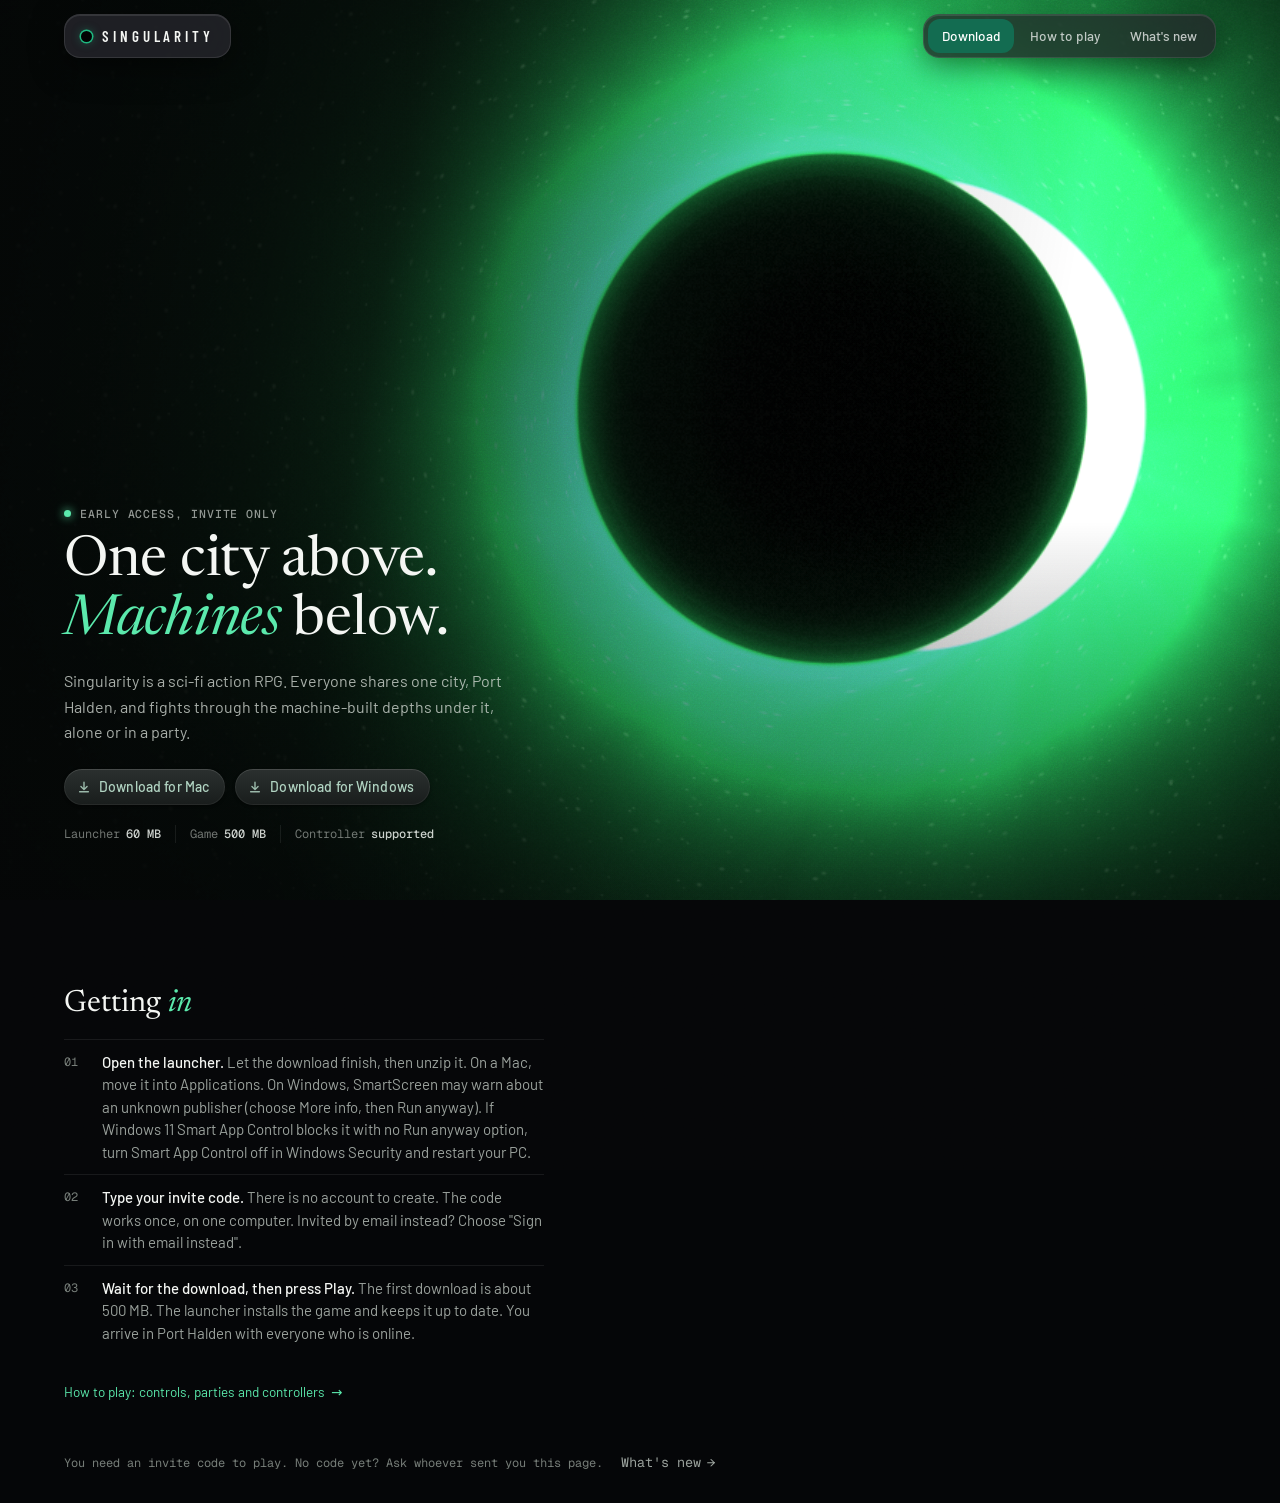
<file: index.html>
<!doctype html>
<html lang="en">
<head>
<meta charset="utf-8">
<meta name="viewport" content="width=device-width, initial-scale=1">
<title>Singularity</title>
<meta name="description" content="Download the Singularity launcher for Mac or Windows. Early access, invite only.">
<meta name="robots" content="noindex">
<meta name="theme-color" content="#030406">
<link rel="preload" href="fonts/BarlowCondensed-SemiBold.ttf" as="font" type="font/ttf" crossorigin>
<link rel="preconnect" href="https://fonts.googleapis.com">
<link rel="preconnect" href="https://fonts.gstatic.com" crossorigin>
<link href="https://fonts.googleapis.com/css2?family=Newsreader:ital,opsz,wght@0,6..72,400;1,6..72,400&family=Geist+Mono:wght@400;500&display=swap" rel="stylesheet">
<link rel="stylesheet" href="site.css">
</head>
<body>
<canvas class="eclipse" data-state="ready" aria-hidden="true"></canvas>
<div class="veil" aria-hidden="true"></div>
<div class="grain" aria-hidden="true"></div>
<header class="top">
  <a class="brand" href="./"><i></i><span>Singularity</span></a>
  <nav aria-label="Pages"><a class="quiet" href="./" aria-current="page">Download</a><a class="quiet" href="play.html">How to play</a><a class="quiet" href="changes.html">What's new</a></nav>
</header>
<main>
  <section class="hero">
    <div class="copy">
      <p class="eyebrow rise"><i></i>Early access, invite only</p>
      <h1 class="rise">One city above.<br><em>Machines</em> below.</h1>
      <p class="lead rise">Singularity is a sci-fi action RPG. Everyone shares one city, Port Halden, and fights through the machine-built depths under it, alone or in a party.</p>
      <div class="actions rise">
        <a class="gm" id="mac" href="https://github.com/avlnz/singularity-releases/releases/latest/download/Singularity-Launcher-macos.zip"><svg viewBox="0 0 16 16" fill="none" stroke="currentColor" stroke-width="1.6" stroke-linecap="round" stroke-linejoin="round" aria-hidden="true"><path d="M8 2.5v8M4.5 7.5 8 11l3.5-3.5M3 13.5h10"/></svg>Download for Mac</a>
        <a class="gm" id="win" href="https://github.com/avlnz/singularity-releases/releases/latest/download/Singularity-Launcher-windows.zip"><svg viewBox="0 0 16 16" fill="none" stroke="currentColor" stroke-width="1.6" stroke-linecap="round" stroke-linejoin="round" aria-hidden="true"><path d="M8 2.5v8M4.5 7.5 8 11l3.5-3.5M3 13.5h10"/></svg>Download for Windows</a>
      </div>
      <ul class="facts rise">
        <li>Launcher<b>60 MB</b></li>
        <li>Game<b>500 MB</b></li>
        <li>Controller<b>supported</b></li>
      </ul>
    </div>
  </section>
  <section class="below" aria-labelledby="in">
    <div class="inner">
      <h2 id="in">Getting <em>in</em></h2>
      <ol class="steps">
        <li><span><b>Open the launcher.</b> Let the download finish, then unzip it. On a Mac, move it into Applications. On Windows, SmartScreen may warn about an unknown publisher (choose More info, then Run anyway). If Windows 11 Smart App Control blocks it with no Run anyway option, turn Smart App Control off in Windows Security and restart your PC.</span></li>
        <li><span><b>Type your invite code.</b> There is no account to create. The code works once, on one computer. Invited by email instead? Choose "Sign in with email instead".</span></li>
        <li><span><b>Wait for the download, then press Play.</b> The first download is about 500 MB. The launcher installs the game and keeps it up to date. You arrive in Port Halden with everyone who is online.</span></li>
      </ol>
      <p class="more"><a class="quiet" href="play.html">How to play: controls, parties and controllers <span aria-hidden="true">&rarr;</span></a></p>
    </div>
  </section>
</main>
<footer>You need an invite code to play. No code yet? Ask whoever sent you this page. <a class="quiet" href="changes.html">What's new <span aria-hidden="true">&rarr;</span></a></footer>
<script src="eclipse.js"></script>
<script>
  // Put the download for this computer first.
  var ua = navigator.userAgent || "";
  var mine = /Windows/i.test(ua) ? "win" : (/Macintosh|Mac OS X/i.test(ua) ? "mac" : "");
  if (mine) document.getElementById(mine).classList.add("yours");
</script>
</body>
</html>
</file>
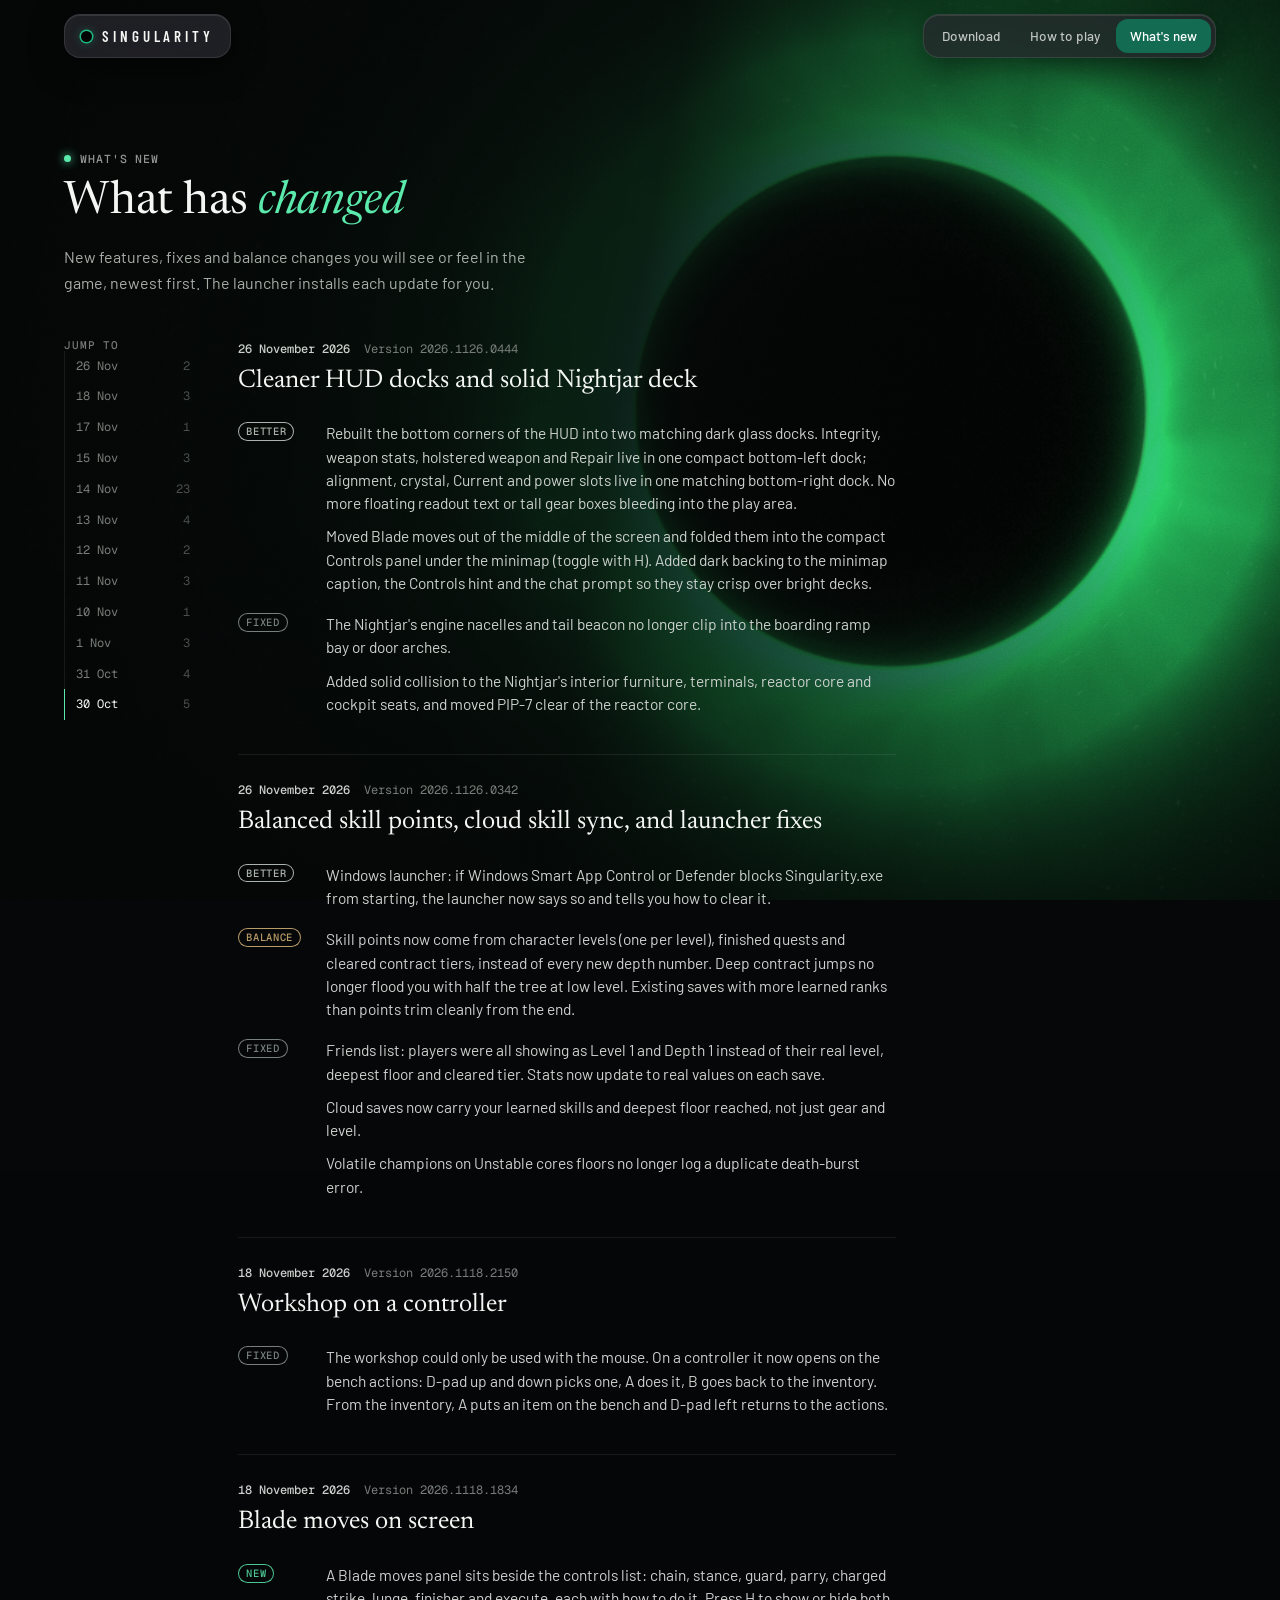
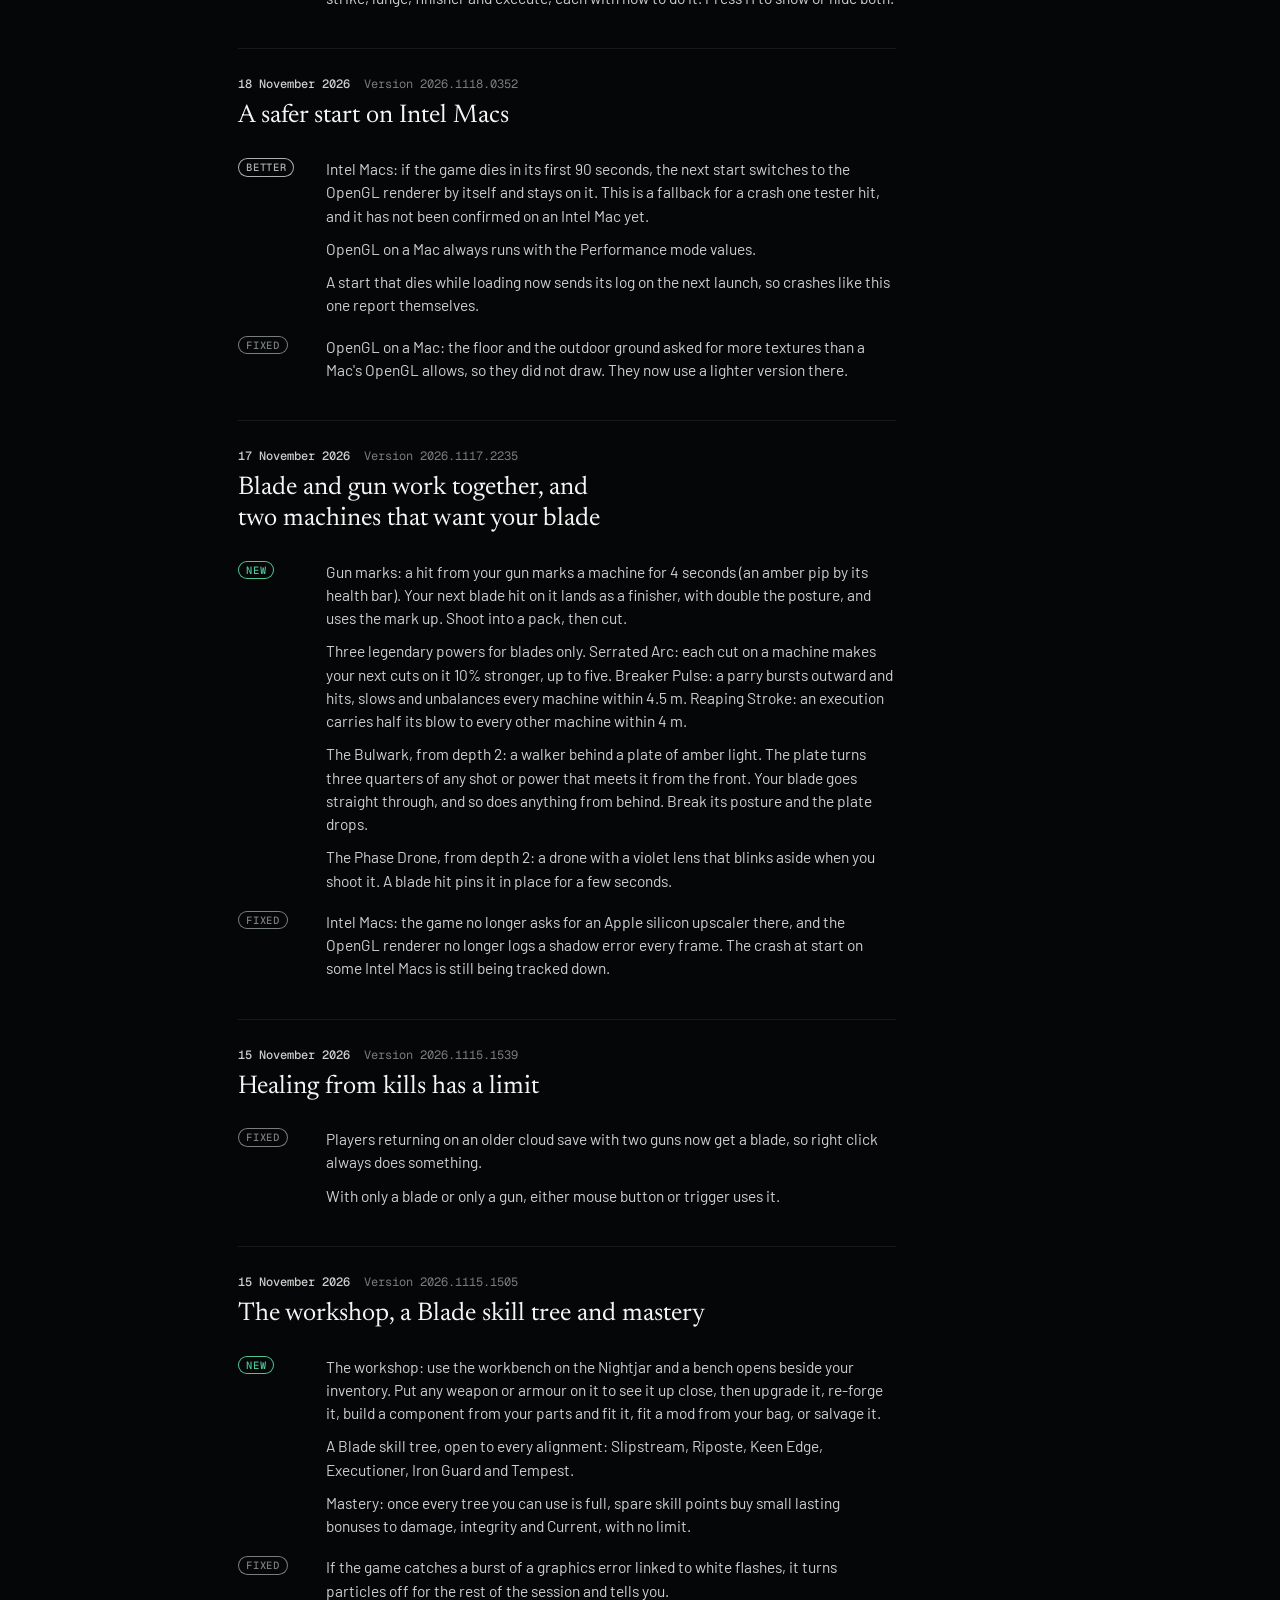
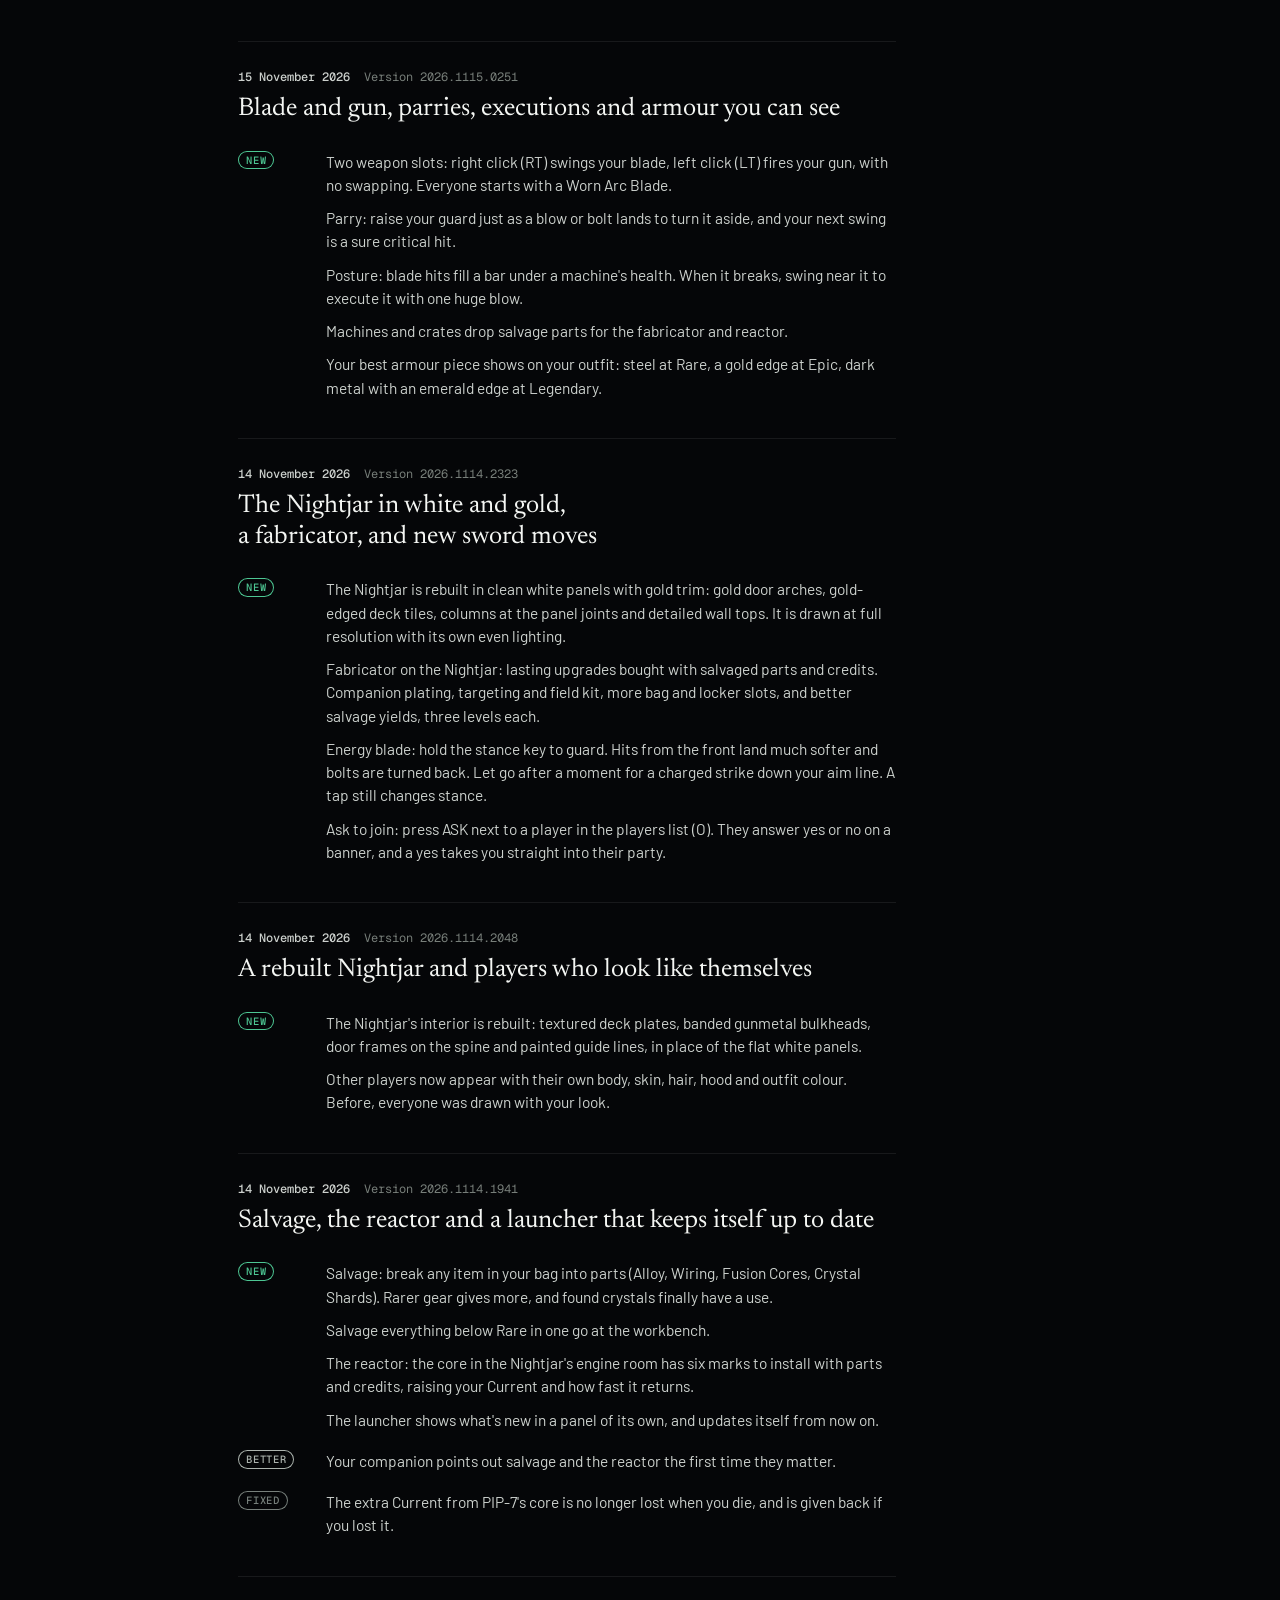
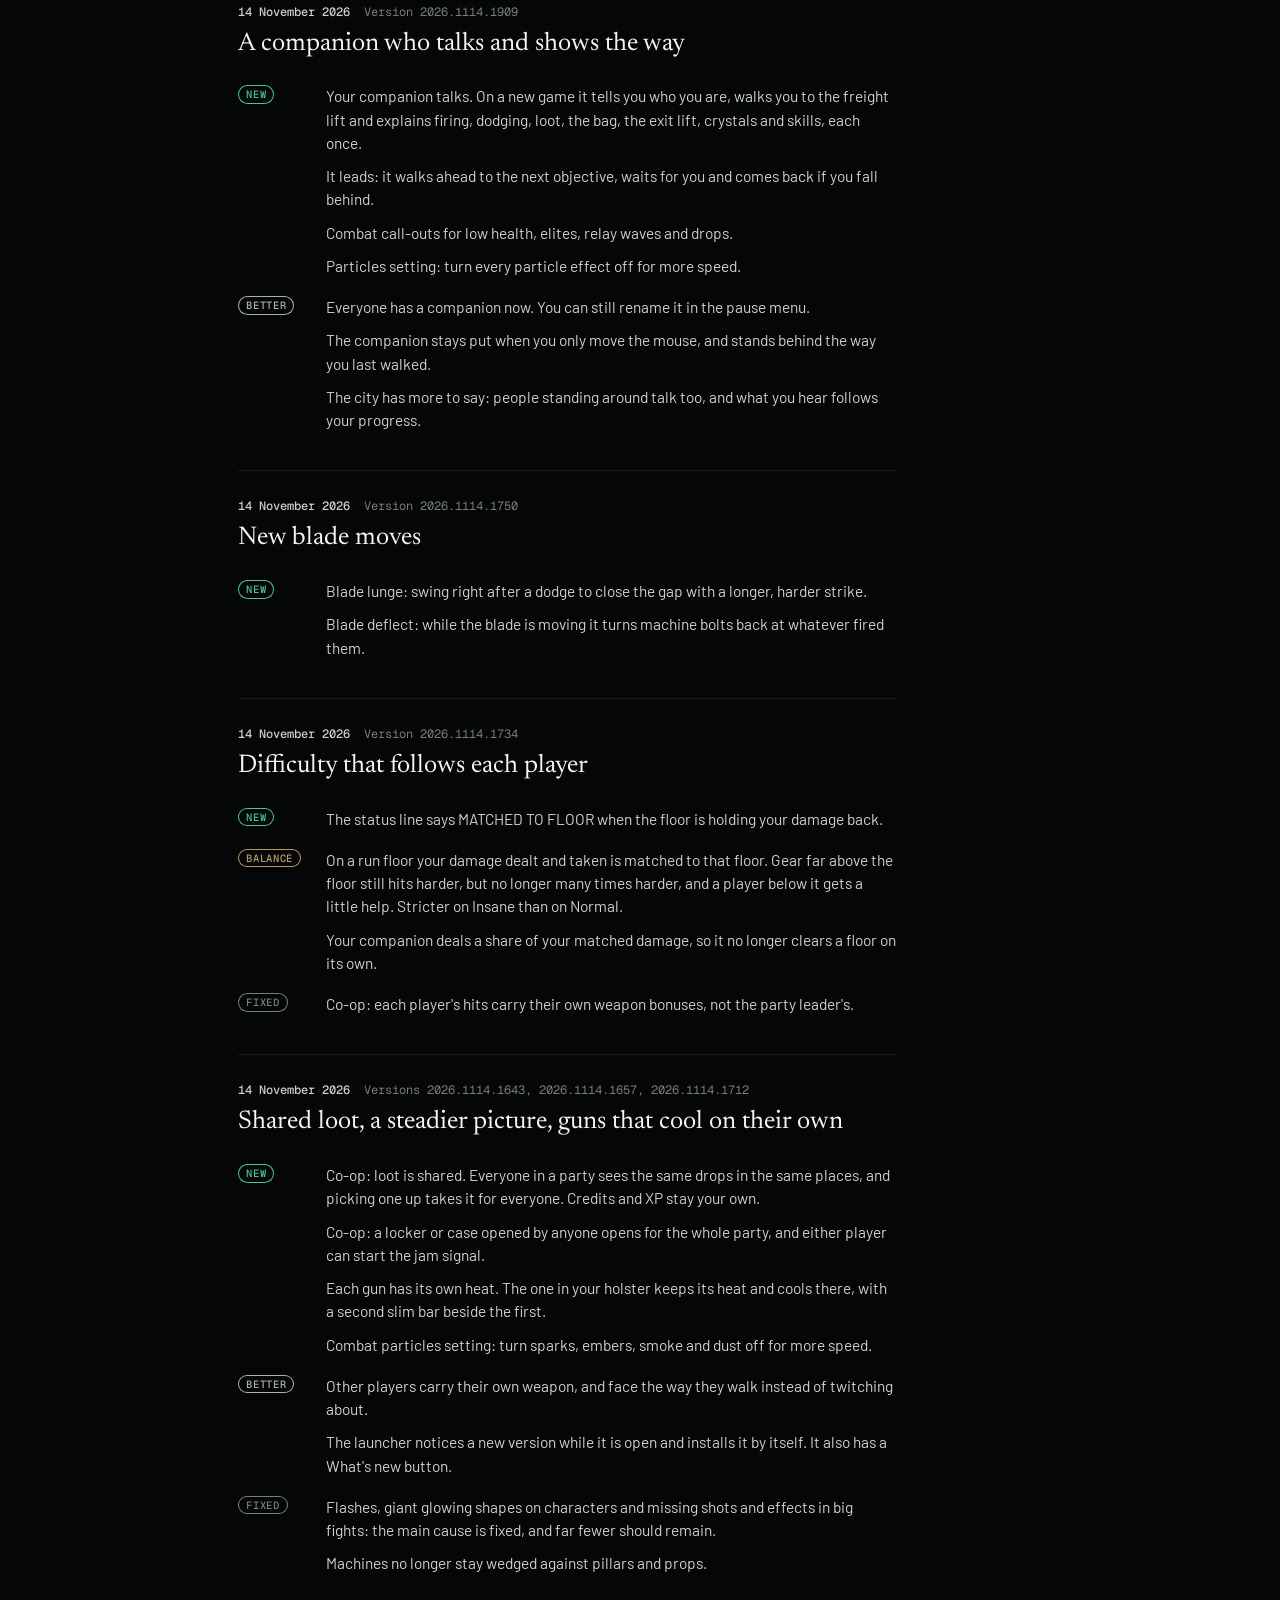
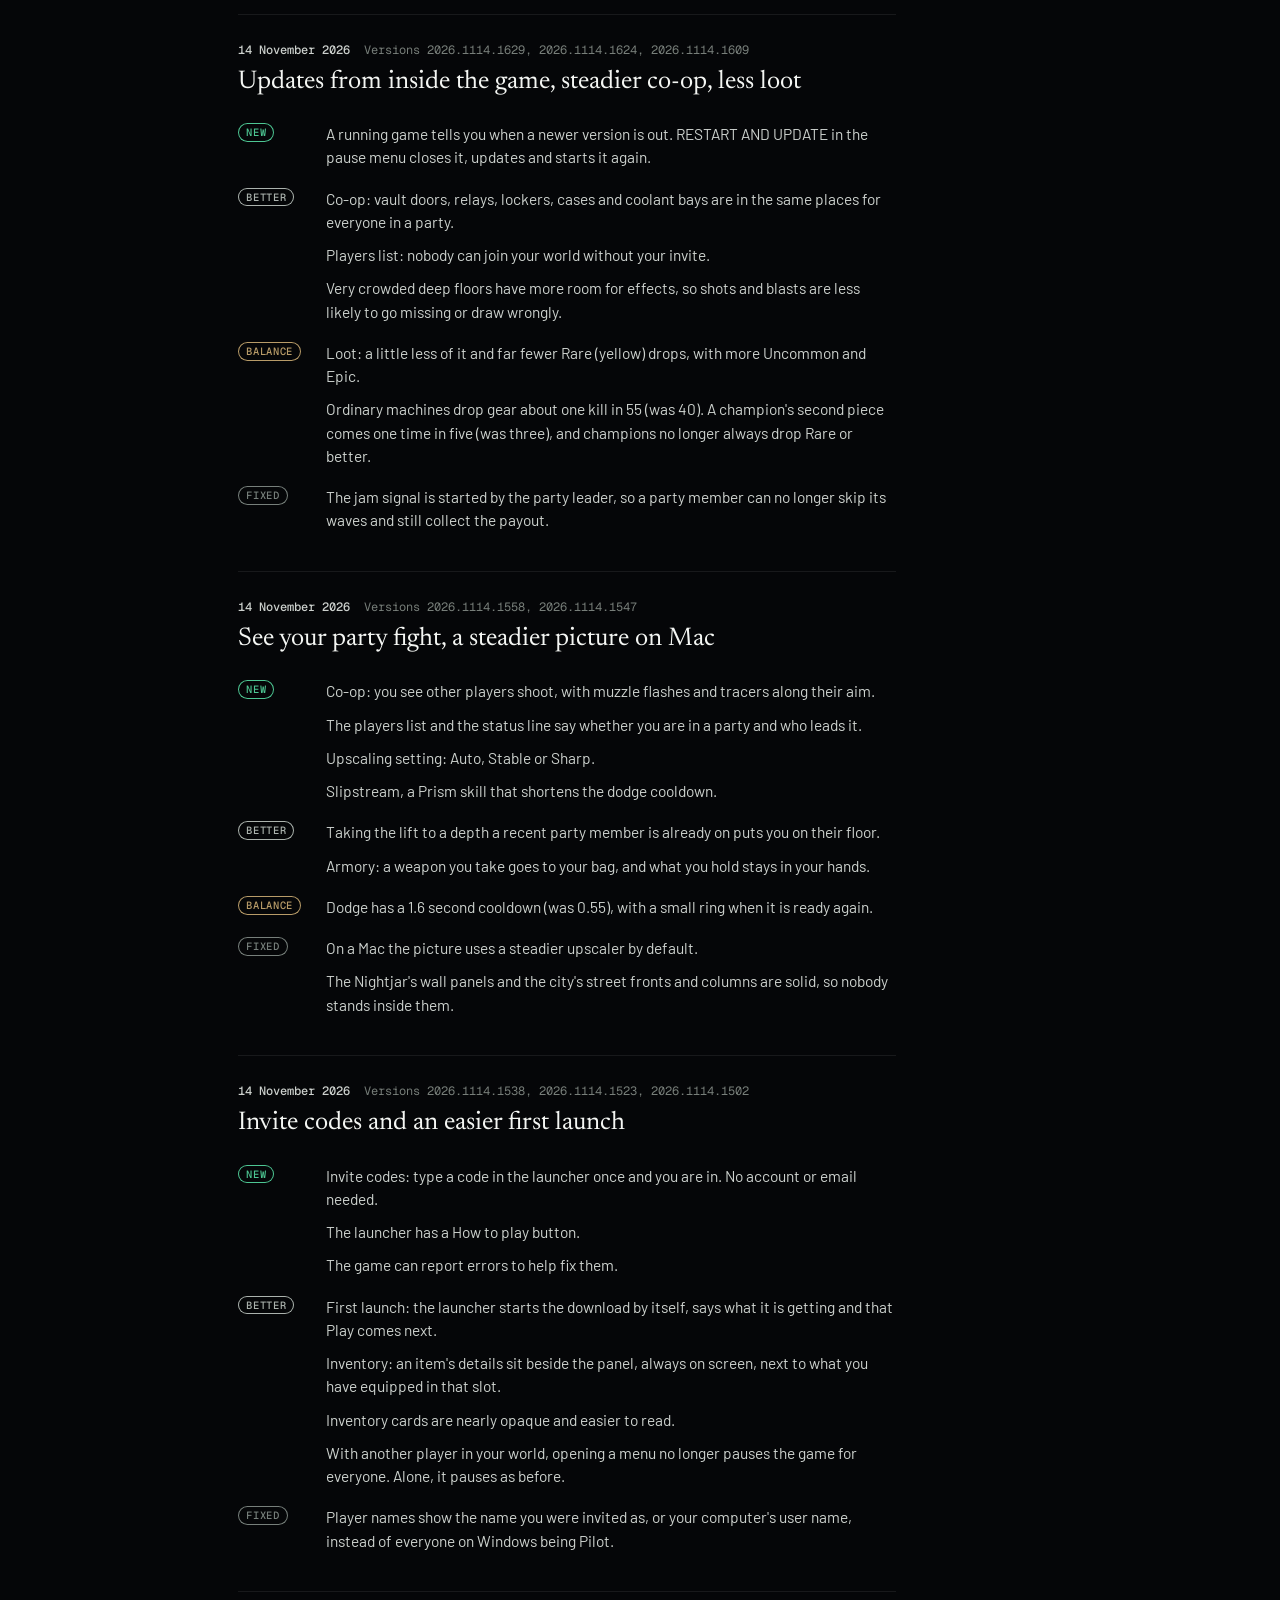
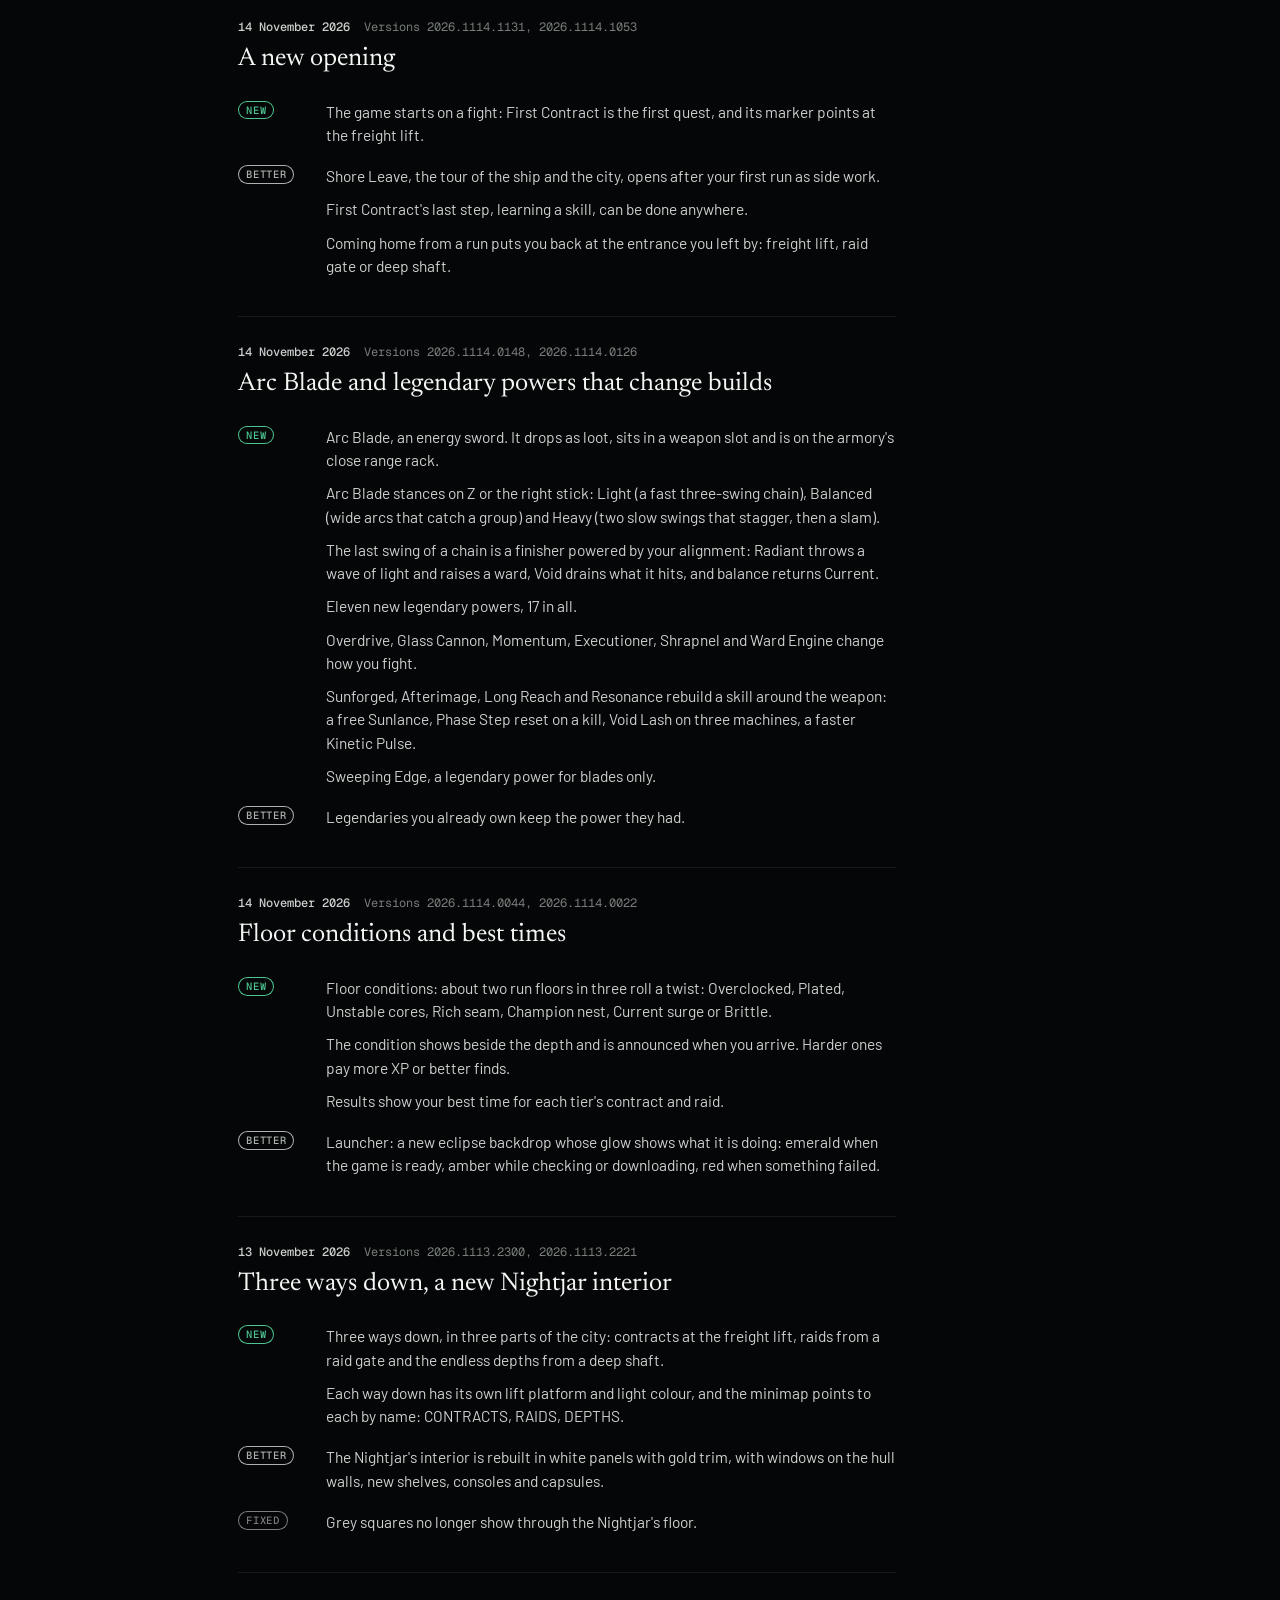
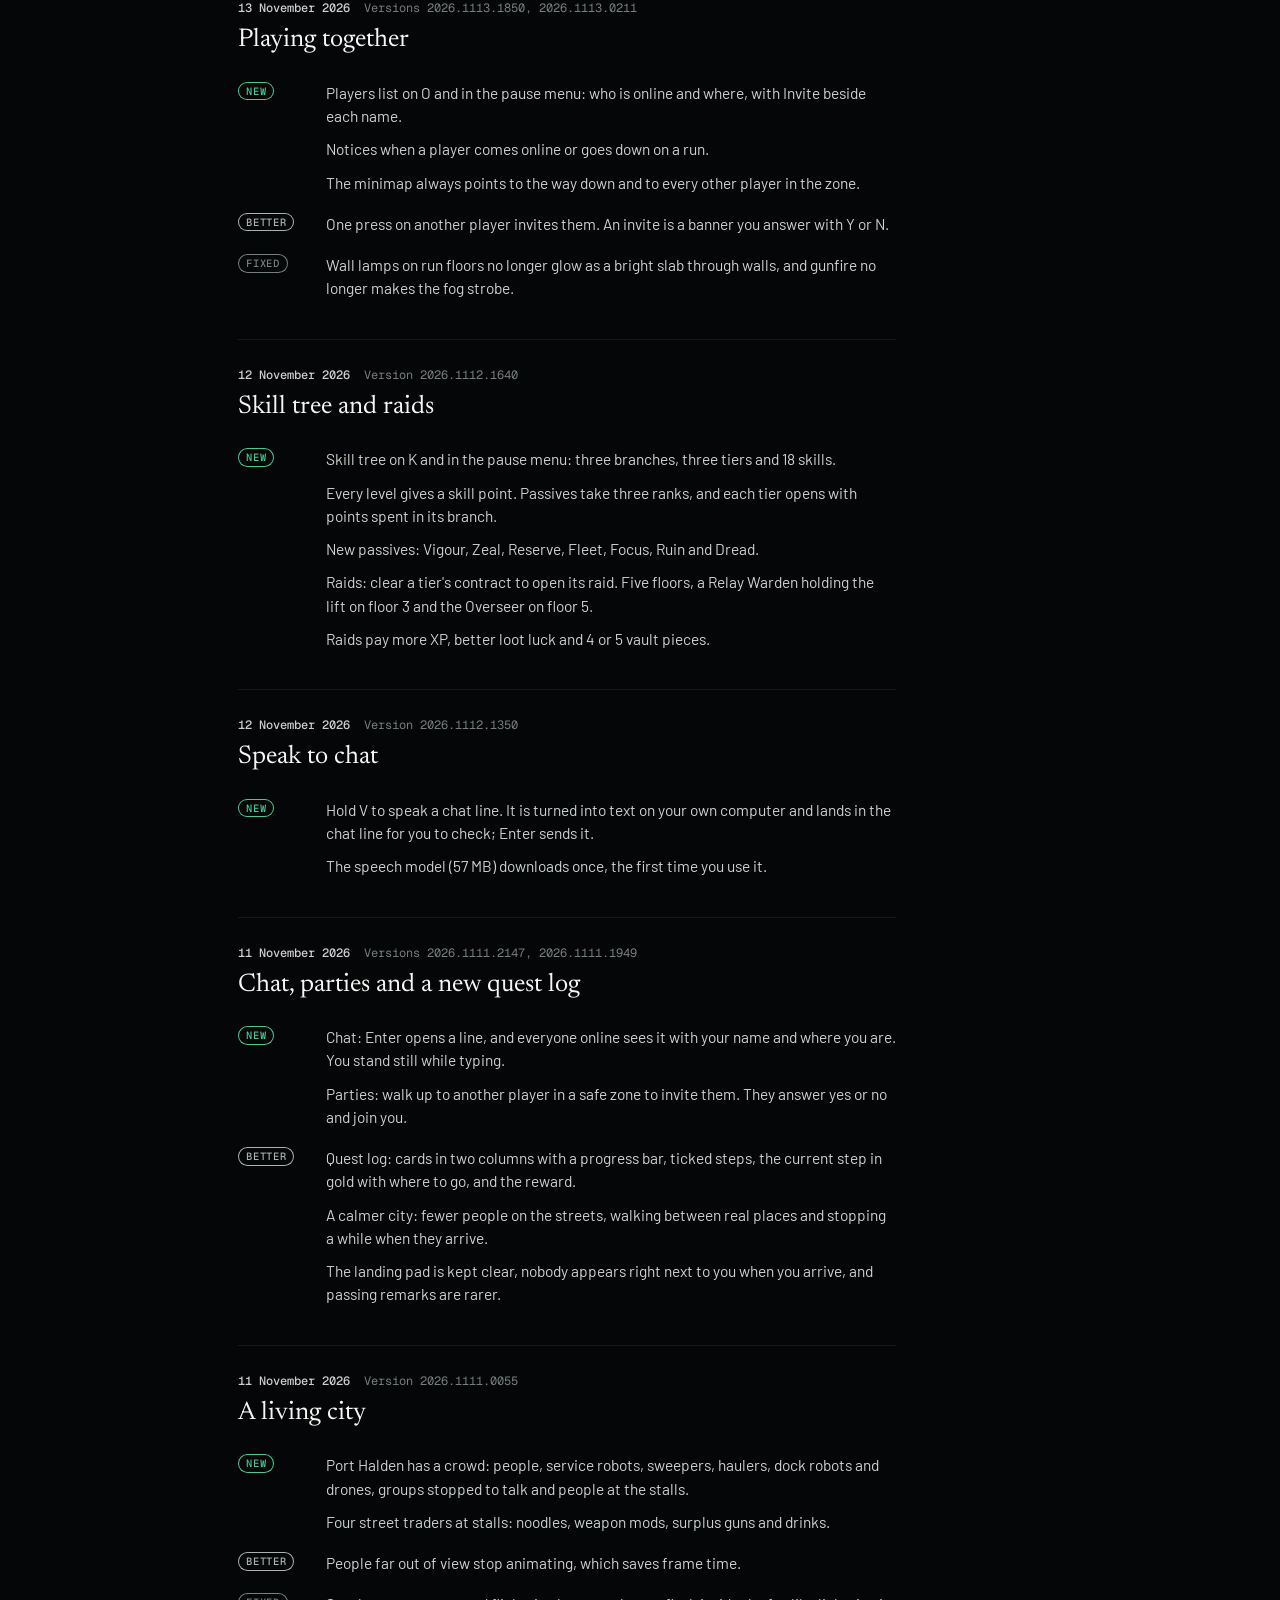
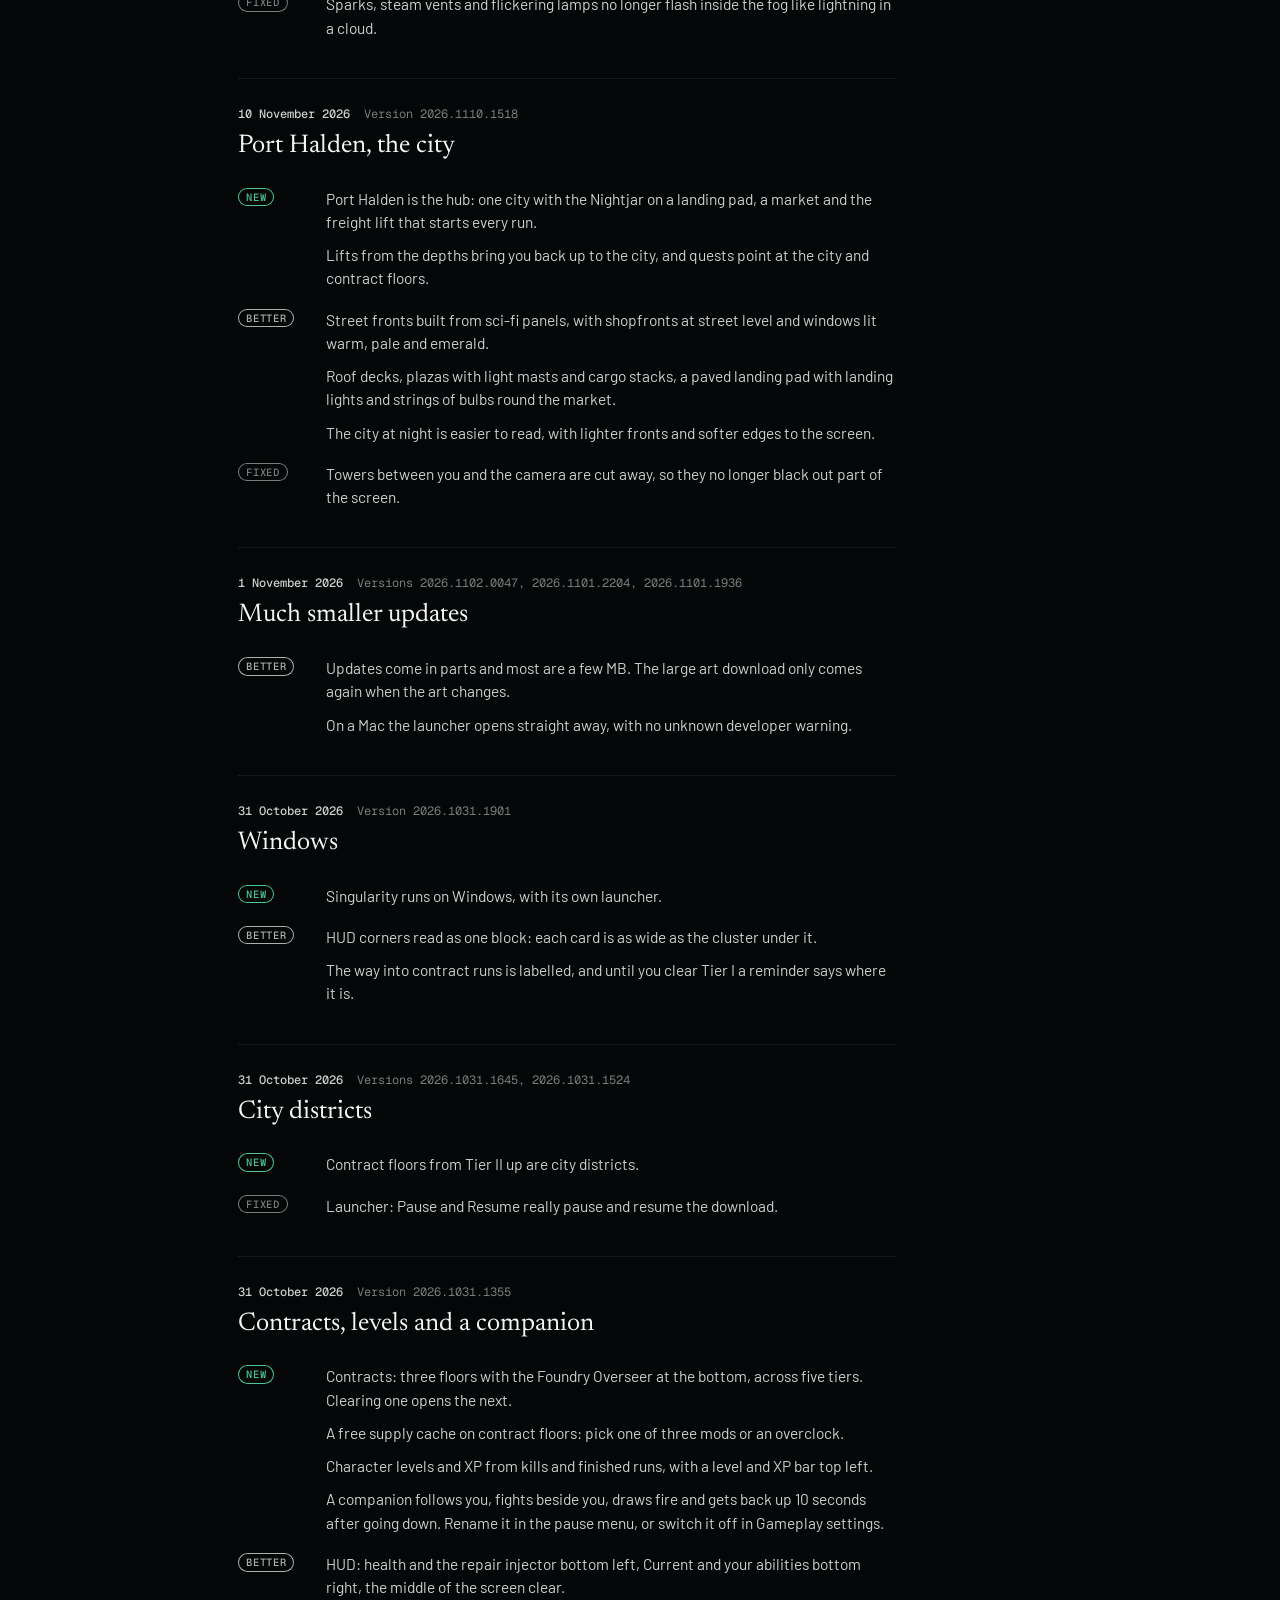
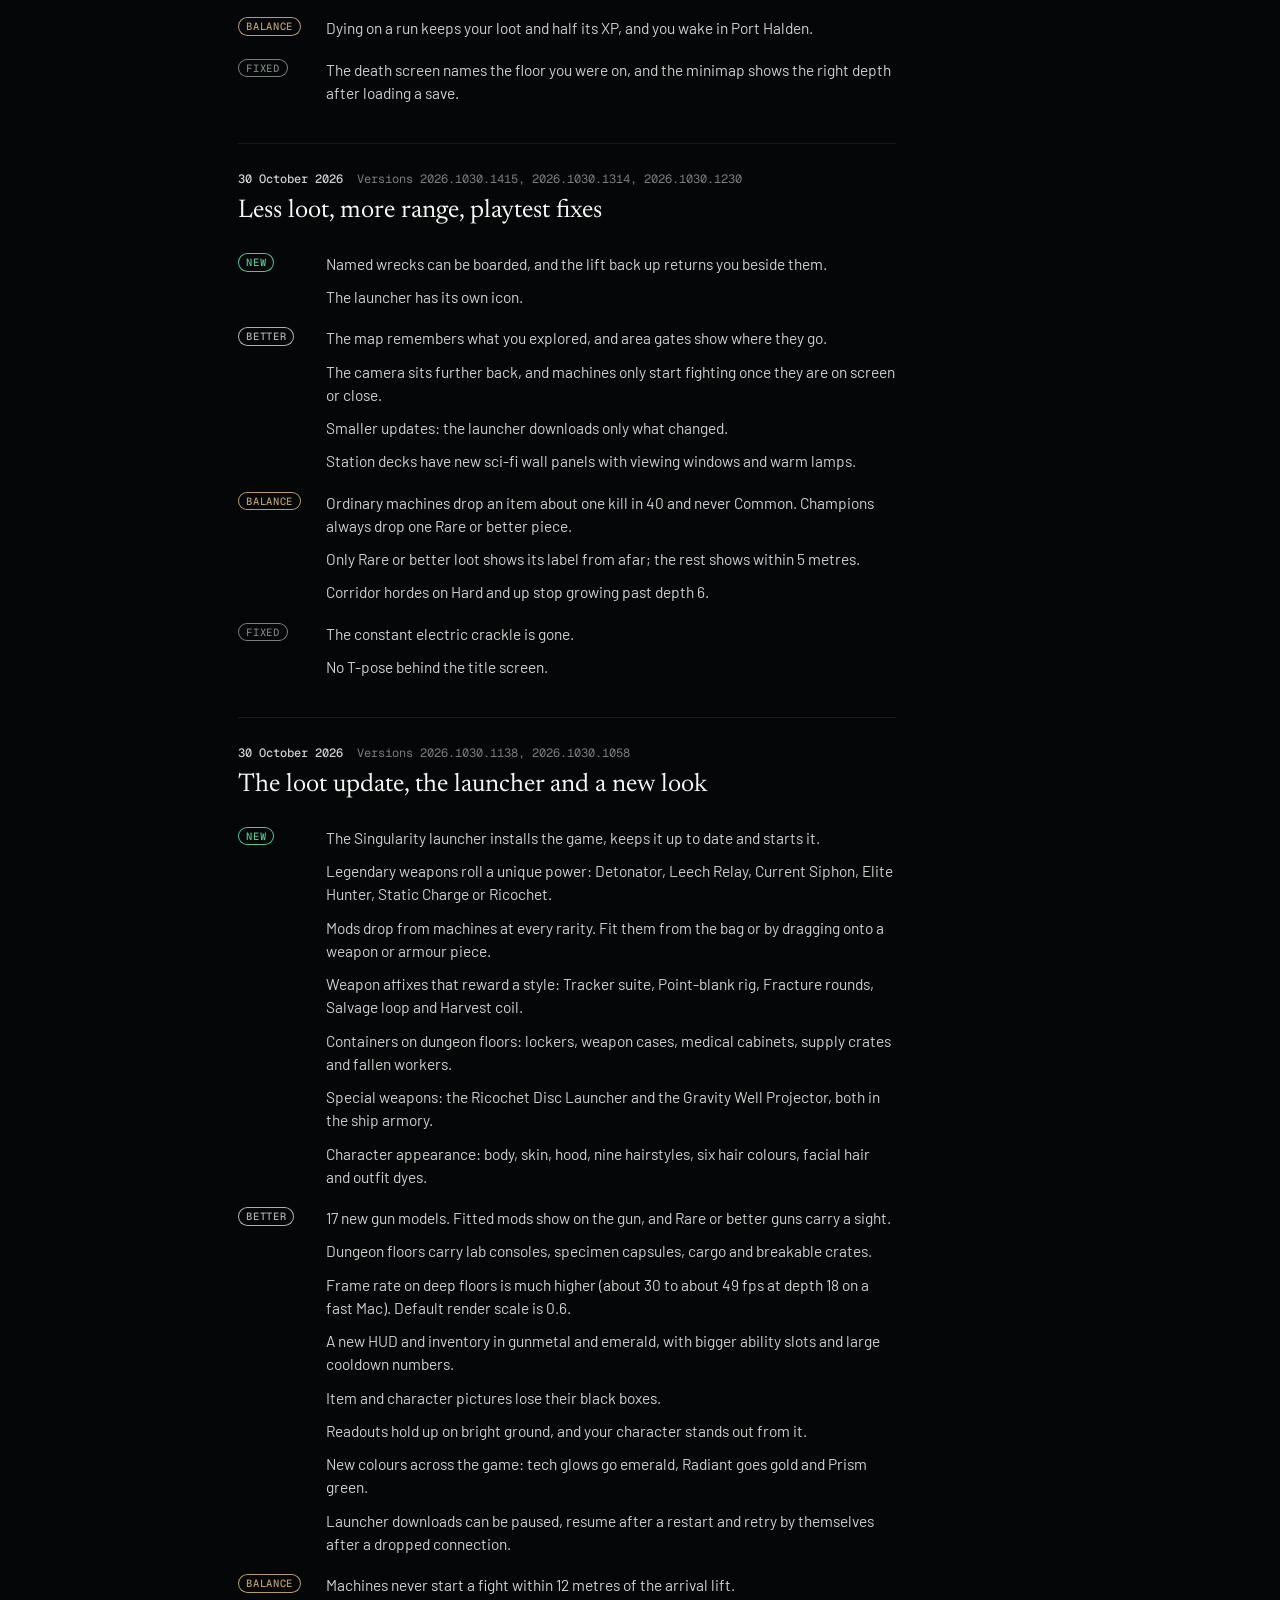
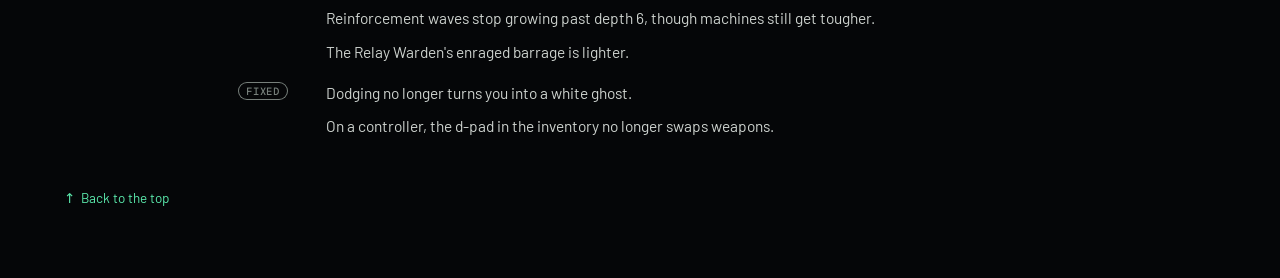
<file: changes.html>
<!doctype html>
<html lang="en">
<head>
<meta charset="utf-8">
<meta name="viewport" content="width=device-width, initial-scale=1">
<title>Singularity: what's new</title>
<meta name="description" content="What has changed in Singularity: new features, fixes and balance changes, newest first.">
<meta name="robots" content="noindex">
<meta name="theme-color" content="#030406">
<link rel="preload" href="fonts/BarlowCondensed-SemiBold.ttf" as="font" type="font/ttf" crossorigin>
<link rel="preconnect" href="https://fonts.googleapis.com">
<link rel="preconnect" href="https://fonts.gstatic.com" crossorigin>
<link href="https://fonts.googleapis.com/css2?family=Newsreader:ital,opsz,wght@0,6..72,400;1,6..72,400&family=Geist+Mono:wght@400;500&display=swap" rel="stylesheet">
<link rel="stylesheet" href="site.css">
<style>
  /* What's new. The list comes from changes.json (the launcher reads the same file); the
     markup below is a pre-rendered copy so the page reads without scripts. */
  main.docs .log-wrap { max-width: 52rem; display: grid; grid-template-columns: 8.5rem minmax(0, 1fr); gap: 0 clamp(20px, 3vw, 44px); margin-top: 44px; }
  .days { position: sticky; top: 88px; align-self: start; margin: 0; padding: 0; list-style: none; font: 400 12px/1.4 var(--mono); }
  .days li { margin: 0; }
  .days a { display: flex; justify-content: space-between; gap: 8px; padding: 7px 10px 7px 11px; border-left: 1px solid var(--hair); color: var(--faint); text-decoration: none; transition: color 160ms, border-color 160ms; }
  .days a span { color: rgba(222, 228, 222, 0.32); }
  .days a:hover, .days a:focus-visible { color: var(--fg); outline: none; }
  .days a.on { color: var(--fg); border-left-color: var(--accent); }
  .days-title { margin: 0 0 8px 11px; color: rgba(232, 238, 232, 0.5); font: 500 11px/1 var(--mono); letter-spacing: 0.08em; text-transform: uppercase; }

  /* A long list needs more of the page dark than the other pages do. */
  .veil { background:
    linear-gradient(100deg, rgba(4, 6, 6, 0.95) 0%, rgba(4, 6, 6, 0.9) 48%, rgba(4, 6, 6, 0.5) 72%, rgba(4, 6, 6, 0.15) 90%),
    linear-gradient(0deg, rgba(4, 6, 6, 0.6), transparent 42%); }
  .log { min-width: 0; }
  .rel { padding: 26px 0 30px; border-top: 1px solid var(--hair); scroll-margin-top: 84px; }
  .rel:first-child { border-top: 0; padding-top: 0; }
  .rel-meta { display: flex; flex-wrap: wrap; align-items: baseline; gap: 4px 14px; margin: 0 0 8px; font: 400 12px/1.5 var(--mono); }
  .rel-meta time { color: rgba(238, 242, 238, 0.86); font-weight: 500; }
  .rel-meta .ver { color: var(--faint); overflow-wrap: anywhere; }
  .rel h2 { margin: 0 0 16px; font-size: clamp(1.3rem, 2vw, 1.6rem); line-height: 1.2; text-wrap: balance; }
  .grp { display: grid; grid-template-columns: 4.6rem minmax(0, 1fr); gap: 0 14px; padding: 4px 0; }
  .grp ul { margin: 0; padding: 0; list-style: none; }
  .grp li { padding: 5px 0; color: var(--body); line-height: 1.5; overflow-wrap: anywhere; }
  .tag { justify-self: start; align-self: start; margin-top: 6px; padding: 3px 8px 3px; border-radius: 999px; font: 500 10.5px/1.2 var(--mono); letter-spacing: 0.06em; text-transform: uppercase; box-shadow: inset 0 0 0 1px currentColor; opacity: 0.85; white-space: nowrap; }
  .tag-new { color: var(--accent); }
  .tag-better { color: #c9d2cb; }
  .tag-balance { color: #d9b77a; }
  .tag-fixed { color: #a8b4ad; opacity: 0.7; }
  .to-top { margin: 6px 0 0 -11px; }

  @media (max-width: 760px) {
    .veil { background: linear-gradient(0deg, rgba(4, 6, 6, 0.95) 0%, rgba(4, 6, 6, 0.88) 60%, rgba(4, 6, 6, 0.55) 85%, rgba(4, 6, 6, 0.3) 100%); }
    main.docs .log-wrap { grid-template-columns: minmax(0, 1fr); margin-top: 30px; }
    .days { position: static; display: flex; flex-wrap: wrap; gap: 6px; margin-bottom: 28px; }
    .days-title { width: 100%; margin: 0 0 4px; }
    .days a { padding: 0 10px; height: 28px; align-items: center; border: 0; border-radius: 999px; box-shadow: inset 0 0 0 1px var(--hair); background: rgba(8, 10, 10, 0.5); }
    .days a.on { box-shadow: inset 0 0 0 1px rgba(110, 220, 165, 0.45); }
    .grp { grid-template-columns: minmax(0, 1fr); padding: 6px 0 2px; }
    .tag { margin: 0 0 2px; }
  }
</style>
</head>
<body>
<canvas class="eclipse" data-state="quiet" aria-hidden="true"></canvas>
<div class="veil" aria-hidden="true"></div>
<div class="grain" aria-hidden="true"></div>
<header class="top" id="top">
  <a class="brand" href="./"><i></i><span>Singularity</span></a>
  <nav aria-label="Pages"><a class="quiet" href="./">Download</a><a class="quiet" href="play.html">How to play</a><a class="quiet" href="changes.html" aria-current="page">What's new</a></nav>
</header>
<main class="docs">
  <div class="copy">
    <p class="eyebrow rise"><i></i>What's new</p>
    <h1 class="rise">What has <em>changed</em></h1>
    <p class="lead rise">New features, fixes and balance changes you will see or feel in the game, newest first. The launcher installs each update for you.</p>
  </div>
  <div class="log-wrap">
    <nav aria-label="Updates by date"><ul class="days" id="days"><li class="days-title" aria-hidden="true">Jump to</li><li><a href="#v2026-1114-1629" data-day="2026-11-14">14 Nov<span title="14 updates">14</span></a></li><li><a href="#v2026-1113-2300" data-day="2026-11-13">13 Nov<span title="4 updates">4</span></a></li><li><a href="#v2026-1112-1640" data-day="2026-11-12">12 Nov<span title="2 updates">2</span></a></li><li><a href="#v2026-1111-2147" data-day="2026-11-11">11 Nov<span title="3 updates">3</span></a></li><li><a href="#v2026-1110-1518" data-day="2026-11-10">10 Nov<span title="1 update">1</span></a></li><li><a href="#v2026-1102-0047" data-day="2026-11-01">1 Nov<span title="3 updates">3</span></a></li><li><a href="#v2026-1031-1901" data-day="2026-10-31">31 Oct<span title="4 updates">4</span></a></li><li><a href="#v2026-1030-1415" data-day="2026-10-30">30 Oct<span title="5 updates">5</span></a></li></ul></nav>
    <div class="log" id="log">
<article class="rel" id="v2026-1114-1629" data-day="2026-11-14">
<p class="rel-meta"><time datetime="2026-11-14">14 November 2026</time><span class="ver">Versions 2026.1114.1629, 2026.1114.1624, 2026.1114.1609</span></p>
<h2>Updates from inside the game, steadier co-op, less loot</h2>
<div class="grp"><span class="tag tag-new">New</span><ul><li>A running game tells you when a newer version is out. RESTART AND UPDATE in the pause menu closes it, updates and starts it again.</li></ul></div>
<div class="grp"><span class="tag tag-better">Better</span><ul><li>Co-op: vault doors, relays, lockers, cases and coolant bays are in the same places for everyone in a party.</li><li>Players list: nobody can join your world without your invite.</li><li>Very crowded deep floors have more room for effects, so shots and blasts are less likely to go missing or draw wrongly.</li></ul></div>
<div class="grp"><span class="tag tag-balance">Balance</span><ul><li>Loot: a little less of it and far fewer Rare (yellow) drops, with more Uncommon and Epic.</li><li>Ordinary machines drop gear about one kill in 55 (was 40). A champion&#x27;s second piece comes one time in five (was three), and champions no longer always drop Rare or better.</li></ul></div>
<div class="grp"><span class="tag tag-fixed">Fixed</span><ul><li>The jam signal is started by the party leader, so a party member can no longer skip its waves and still collect the payout.</li></ul></div>
</article>
<article class="rel" id="v2026-1114-1558">
<p class="rel-meta"><time datetime="2026-11-14">14 November 2026</time><span class="ver">Versions 2026.1114.1558, 2026.1114.1547</span></p>
<h2>See your party fight, a steadier picture on Mac</h2>
<div class="grp"><span class="tag tag-new">New</span><ul><li>Co-op: you see other players shoot, with muzzle flashes and tracers along their aim.</li><li>The players list and the status line say whether you are in a party and who leads it.</li><li>Upscaling setting: Auto, Stable or Sharp.</li><li>Slipstream, a Prism skill that shortens the dodge cooldown.</li></ul></div>
<div class="grp"><span class="tag tag-better">Better</span><ul><li>Taking the lift to a depth a recent party member is already on puts you on their floor.</li><li>Armory: a weapon you take goes to your bag, and what you hold stays in your hands.</li></ul></div>
<div class="grp"><span class="tag tag-balance">Balance</span><ul><li>Dodge has a 1.6 second cooldown (was 0.55), with a small ring when it is ready again.</li></ul></div>
<div class="grp"><span class="tag tag-fixed">Fixed</span><ul><li>On a Mac the picture uses a steadier upscaler by default.</li><li>The Nightjar&#x27;s wall panels and the city&#x27;s street fronts and columns are solid, so nobody stands inside them.</li></ul></div>
</article>
<article class="rel" id="v2026-1114-1538">
<p class="rel-meta"><time datetime="2026-11-14">14 November 2026</time><span class="ver">Versions 2026.1114.1538, 2026.1114.1523, 2026.1114.1502</span></p>
<h2>Invite codes and an easier first launch</h2>
<div class="grp"><span class="tag tag-new">New</span><ul><li>Invite codes: type a code in the launcher once and you are in. No account or email needed.</li><li>The launcher has a How to play button.</li><li>The game can report errors to help fix them.</li></ul></div>
<div class="grp"><span class="tag tag-better">Better</span><ul><li>First launch: the launcher starts the download by itself, says what it is getting and that Play comes next.</li><li>Inventory: an item&#x27;s details sit beside the panel, always on screen, next to what you have equipped in that slot.</li><li>Inventory cards are nearly opaque and easier to read.</li><li>With another player in your world, opening a menu no longer pauses the game for everyone. Alone, it pauses as before.</li></ul></div>
<div class="grp"><span class="tag tag-fixed">Fixed</span><ul><li>Player names show the name you were invited as, or your computer&#x27;s user name, instead of everyone on Windows being Pilot.</li></ul></div>
</article>
<article class="rel" id="v2026-1114-1131">
<p class="rel-meta"><time datetime="2026-11-14">14 November 2026</time><span class="ver">Versions 2026.1114.1131, 2026.1114.1053</span></p>
<h2>A new opening</h2>
<div class="grp"><span class="tag tag-new">New</span><ul><li>The game starts on a fight: First Contract is the first quest, and its marker points at the freight lift.</li></ul></div>
<div class="grp"><span class="tag tag-better">Better</span><ul><li>Shore Leave, the tour of the ship and the city, opens after your first run as side work.</li><li>First Contract&#x27;s last step, learning a skill, can be done anywhere.</li><li>Coming home from a run puts you back at the entrance you left by: freight lift, raid gate or deep shaft.</li></ul></div>
</article>
<article class="rel" id="v2026-1114-0148">
<p class="rel-meta"><time datetime="2026-11-14">14 November 2026</time><span class="ver">Versions 2026.1114.0148, 2026.1114.0126</span></p>
<h2>Arc Blade and legendary powers that change builds</h2>
<div class="grp"><span class="tag tag-new">New</span><ul><li>Arc Blade, an energy sword. It drops as loot, sits in a weapon slot and is on the armory&#x27;s close range rack.</li><li>Arc Blade stances on Z or the right stick: Light (a fast three-swing chain), Balanced (wide arcs that catch a group) and Heavy (two slow swings that stagger, then a slam).</li><li>The last swing of a chain is a finisher powered by your alignment: Radiant throws a wave of light and raises a ward, Void drains what it hits, and balance returns Current.</li><li>Eleven new legendary powers, 17 in all.</li><li>Overdrive, Glass Cannon, Momentum, Executioner, Shrapnel and Ward Engine change how you fight.</li><li>Sunforged, Afterimage, Long Reach and Resonance rebuild a skill around the weapon: a free Sunlance, Phase Step reset on a kill, Void Lash on three machines, a faster Kinetic Pulse.</li><li>Sweeping Edge, a legendary power for blades only.</li></ul></div>
<div class="grp"><span class="tag tag-better">Better</span><ul><li>Legendaries you already own keep the power they had.</li></ul></div>
</article>
<article class="rel" id="v2026-1114-0044">
<p class="rel-meta"><time datetime="2026-11-14">14 November 2026</time><span class="ver">Versions 2026.1114.0044, 2026.1114.0022</span></p>
<h2>Floor conditions and best times</h2>
<div class="grp"><span class="tag tag-new">New</span><ul><li>Floor conditions: about two run floors in three roll a twist: Overclocked, Plated, Unstable cores, Rich seam, Champion nest, Current surge or Brittle.</li><li>The condition shows beside the depth and is announced when you arrive. Harder ones pay more XP or better finds.</li><li>Results show your best time for each tier&#x27;s contract and raid.</li></ul></div>
<div class="grp"><span class="tag tag-better">Better</span><ul><li>Launcher: a new eclipse backdrop whose glow shows what it is doing: emerald when the game is ready, amber while checking or downloading, red when something failed.</li></ul></div>
</article>
<article class="rel" id="v2026-1113-2300" data-day="2026-11-13">
<p class="rel-meta"><time datetime="2026-11-13">13 November 2026</time><span class="ver">Versions 2026.1113.2300, 2026.1113.2221</span></p>
<h2>Three ways down, a new Nightjar interior</h2>
<div class="grp"><span class="tag tag-new">New</span><ul><li>Three ways down, in three parts of the city: contracts at the freight lift, raids from a raid gate and the endless depths from a deep shaft.</li><li>Each way down has its own lift platform and light colour, and the minimap points to each by name: CONTRACTS, RAIDS, DEPTHS.</li></ul></div>
<div class="grp"><span class="tag tag-better">Better</span><ul><li>The Nightjar&#x27;s interior is rebuilt in white panels with gold trim, with windows on the hull walls, new shelves, consoles and capsules.</li></ul></div>
<div class="grp"><span class="tag tag-fixed">Fixed</span><ul><li>Grey squares no longer show through the Nightjar&#x27;s floor.</li></ul></div>
</article>
<article class="rel" id="v2026-1113-1850">
<p class="rel-meta"><time datetime="2026-11-13">13 November 2026</time><span class="ver">Versions 2026.1113.1850, 2026.1113.0211</span></p>
<h2>Playing together</h2>
<div class="grp"><span class="tag tag-new">New</span><ul><li>Players list on O and in the pause menu: who is online and where, with Invite beside each name.</li><li>Notices when a player comes online or goes down on a run.</li><li>The minimap always points to the way down and to every other player in the zone.</li></ul></div>
<div class="grp"><span class="tag tag-better">Better</span><ul><li>One press on another player invites them. An invite is a banner you answer with Y or N.</li></ul></div>
<div class="grp"><span class="tag tag-fixed">Fixed</span><ul><li>Wall lamps on run floors no longer glow as a bright slab through walls, and gunfire no longer makes the fog strobe.</li></ul></div>
</article>
<article class="rel" id="v2026-1112-1640" data-day="2026-11-12">
<p class="rel-meta"><time datetime="2026-11-12">12 November 2026</time><span class="ver">Version 2026.1112.1640</span></p>
<h2>Skill tree and raids</h2>
<div class="grp"><span class="tag tag-new">New</span><ul><li>Skill tree on K and in the pause menu: three branches, three tiers and 18 skills.</li><li>Every level gives a skill point. Passives take three ranks, and each tier opens with points spent in its branch.</li><li>New passives: Vigour, Zeal, Reserve, Fleet, Focus, Ruin and Dread.</li><li>Raids: clear a tier&#x27;s contract to open its raid. Five floors, a Relay Warden holding the lift on floor 3 and the Overseer on floor 5.</li><li>Raids pay more XP, better loot luck and 4 or 5 vault pieces.</li></ul></div>
</article>
<article class="rel" id="v2026-1112-1350">
<p class="rel-meta"><time datetime="2026-11-12">12 November 2026</time><span class="ver">Version 2026.1112.1350</span></p>
<h2>Speak to chat</h2>
<div class="grp"><span class="tag tag-new">New</span><ul><li>Hold V to speak a chat line. It is turned into text on your own computer and lands in the chat line for you to check; Enter sends it.</li><li>The speech model (57 MB) downloads once, the first time you use it.</li></ul></div>
</article>
<article class="rel" id="v2026-1111-2147" data-day="2026-11-11">
<p class="rel-meta"><time datetime="2026-11-11">11 November 2026</time><span class="ver">Versions 2026.1111.2147, 2026.1111.1949</span></p>
<h2>Chat, parties and a new quest log</h2>
<div class="grp"><span class="tag tag-new">New</span><ul><li>Chat: Enter opens a line, and everyone online sees it with your name and where you are. You stand still while typing.</li><li>Parties: walk up to another player in a safe zone to invite them. They answer yes or no and join you.</li></ul></div>
<div class="grp"><span class="tag tag-better">Better</span><ul><li>Quest log: cards in two columns with a progress bar, ticked steps, the current step in gold with where to go, and the reward.</li><li>A calmer city: fewer people on the streets, walking between real places and stopping a while when they arrive.</li><li>The landing pad is kept clear, nobody appears right next to you when you arrive, and passing remarks are rarer.</li></ul></div>
</article>
<article class="rel" id="v2026-1111-0055">
<p class="rel-meta"><time datetime="2026-11-11">11 November 2026</time><span class="ver">Version 2026.1111.0055</span></p>
<h2>A living city</h2>
<div class="grp"><span class="tag tag-new">New</span><ul><li>Port Halden has a crowd: people, service robots, sweepers, haulers, dock robots and drones, groups stopped to talk and people at the stalls.</li><li>Four street traders at stalls: noodles, weapon mods, surplus guns and drinks.</li></ul></div>
<div class="grp"><span class="tag tag-better">Better</span><ul><li>People far out of view stop animating, which saves frame time.</li></ul></div>
<div class="grp"><span class="tag tag-fixed">Fixed</span><ul><li>Sparks, steam vents and flickering lamps no longer flash inside the fog like lightning in a cloud.</li></ul></div>
</article>
<article class="rel" id="v2026-1110-1518" data-day="2026-11-10">
<p class="rel-meta"><time datetime="2026-11-10">10 November 2026</time><span class="ver">Version 2026.1110.1518</span></p>
<h2>Port Halden, the city</h2>
<div class="grp"><span class="tag tag-new">New</span><ul><li>Port Halden is the hub: one city with the Nightjar on a landing pad, a market and the freight lift that starts every run.</li><li>Lifts from the depths bring you back up to the city, and quests point at the city and contract floors.</li></ul></div>
<div class="grp"><span class="tag tag-better">Better</span><ul><li>Street fronts built from sci-fi panels, with shopfronts at street level and windows lit warm, pale and emerald.</li><li>Roof decks, plazas with light masts and cargo stacks, a paved landing pad with landing lights and strings of bulbs round the market.</li><li>The city at night is easier to read, with lighter fronts and softer edges to the screen.</li></ul></div>
<div class="grp"><span class="tag tag-fixed">Fixed</span><ul><li>Towers between you and the camera are cut away, so they no longer black out part of the screen.</li></ul></div>
</article>
<article class="rel" id="v2026-1102-0047" data-day="2026-11-01">
<p class="rel-meta"><time datetime="2026-11-01">1 November 2026</time><span class="ver">Versions 2026.1102.0047, 2026.1101.2204, 2026.1101.1936</span></p>
<h2>Much smaller updates</h2>
<div class="grp"><span class="tag tag-better">Better</span><ul><li>Updates come in parts and most are a few MB. The large art download only comes again when the art changes.</li><li>On a Mac the launcher opens straight away, with no unknown developer warning.</li></ul></div>
</article>
<article class="rel" id="v2026-1031-1901" data-day="2026-10-31">
<p class="rel-meta"><time datetime="2026-10-31">31 October 2026</time><span class="ver">Version 2026.1031.1901</span></p>
<h2>Windows</h2>
<div class="grp"><span class="tag tag-new">New</span><ul><li>Singularity runs on Windows, with its own launcher.</li></ul></div>
<div class="grp"><span class="tag tag-better">Better</span><ul><li>HUD corners read as one block: each card is as wide as the cluster under it.</li><li>The way into contract runs is labelled, and until you clear Tier I a reminder says where it is.</li></ul></div>
</article>
<article class="rel" id="v2026-1031-1645">
<p class="rel-meta"><time datetime="2026-10-31">31 October 2026</time><span class="ver">Versions 2026.1031.1645, 2026.1031.1524</span></p>
<h2>City districts</h2>
<div class="grp"><span class="tag tag-new">New</span><ul><li>Contract floors from Tier II up are city districts.</li></ul></div>
<div class="grp"><span class="tag tag-fixed">Fixed</span><ul><li>Launcher: Pause and Resume really pause and resume the download.</li></ul></div>
</article>
<article class="rel" id="v2026-1031-1355">
<p class="rel-meta"><time datetime="2026-10-31">31 October 2026</time><span class="ver">Version 2026.1031.1355</span></p>
<h2>Contracts, levels and a companion</h2>
<div class="grp"><span class="tag tag-new">New</span><ul><li>Contracts: three floors with the Foundry Overseer at the bottom, across five tiers. Clearing one opens the next.</li><li>A free supply cache on contract floors: pick one of three mods or an overclock.</li><li>Character levels and XP from kills and finished runs, with a level and XP bar top left.</li><li>A companion follows you, fights beside you, draws fire and gets back up 10 seconds after going down. Rename it in the pause menu, or switch it off in Gameplay settings.</li></ul></div>
<div class="grp"><span class="tag tag-better">Better</span><ul><li>HUD: health and the repair injector bottom left, Current and your abilities bottom right, the middle of the screen clear.</li></ul></div>
<div class="grp"><span class="tag tag-balance">Balance</span><ul><li>Dying on a run keeps your loot and half its XP, and you wake in Port Halden.</li></ul></div>
<div class="grp"><span class="tag tag-fixed">Fixed</span><ul><li>The death screen names the floor you were on, and the minimap shows the right depth after loading a save.</li></ul></div>
</article>
<article class="rel" id="v2026-1030-1415" data-day="2026-10-30">
<p class="rel-meta"><time datetime="2026-10-30">30 October 2026</time><span class="ver">Versions 2026.1030.1415, 2026.1030.1314, 2026.1030.1230</span></p>
<h2>Less loot, more range, playtest fixes</h2>
<div class="grp"><span class="tag tag-new">New</span><ul><li>Named wrecks can be boarded, and the lift back up returns you beside them.</li><li>The launcher has its own icon.</li></ul></div>
<div class="grp"><span class="tag tag-better">Better</span><ul><li>The map remembers what you explored, and area gates show where they go.</li><li>The camera sits further back, and machines only start fighting once they are on screen or close.</li><li>Smaller updates: the launcher downloads only what changed.</li><li>Station decks have new sci-fi wall panels with viewing windows and warm lamps.</li></ul></div>
<div class="grp"><span class="tag tag-balance">Balance</span><ul><li>Ordinary machines drop an item about one kill in 40 and never Common. Champions always drop one Rare or better piece.</li><li>Only Rare or better loot shows its label from afar; the rest shows within 5 metres.</li><li>Corridor hordes on Hard and up stop growing past depth 6.</li></ul></div>
<div class="grp"><span class="tag tag-fixed">Fixed</span><ul><li>The constant electric crackle is gone.</li><li>No T-pose behind the title screen.</li></ul></div>
</article>
<article class="rel" id="v2026-1030-1138">
<p class="rel-meta"><time datetime="2026-10-30">30 October 2026</time><span class="ver">Versions 2026.1030.1138, 2026.1030.1058</span></p>
<h2>The loot update, the launcher and a new look</h2>
<div class="grp"><span class="tag tag-new">New</span><ul><li>The Singularity launcher installs the game, keeps it up to date and starts it.</li><li>Legendary weapons roll a unique power: Detonator, Leech Relay, Current Siphon, Elite Hunter, Static Charge or Ricochet.</li><li>Mods drop from machines at every rarity. Fit them from the bag or by dragging onto a weapon or armour piece.</li><li>Weapon affixes that reward a style: Tracker suite, Point-blank rig, Fracture rounds, Salvage loop and Harvest coil.</li><li>Containers on dungeon floors: lockers, weapon cases, medical cabinets, supply crates and fallen workers.</li><li>Special weapons: the Ricochet Disc Launcher and the Gravity Well Projector, both in the ship armory.</li><li>Character appearance: body, skin, hood, nine hairstyles, six hair colours, facial hair and outfit dyes.</li></ul></div>
<div class="grp"><span class="tag tag-better">Better</span><ul><li>17 new gun models. Fitted mods show on the gun, and Rare or better guns carry a sight.</li><li>Dungeon floors carry lab consoles, specimen capsules, cargo and breakable crates.</li><li>Frame rate on deep floors is much higher (about 30 to about 49 fps at depth 18 on a fast Mac). Default render scale is 0.6.</li><li>A new HUD and inventory in gunmetal and emerald, with bigger ability slots and large cooldown numbers.</li><li>Item and character pictures lose their black boxes.</li><li>Readouts hold up on bright ground, and your character stands out from it.</li><li>New colours across the game: tech glows go emerald, Radiant goes gold and Prism green.</li><li>Launcher downloads can be paused, resume after a restart and retry by themselves after a dropped connection.</li></ul></div>
<div class="grp"><span class="tag tag-balance">Balance</span><ul><li>Machines never start a fight within 12 metres of the arrival lift.</li><li>Reinforcement waves stop growing past depth 6, though machines still get tougher.</li><li>The Relay Warden&#x27;s enraged barrage is lighter.</li></ul></div>
<div class="grp"><span class="tag tag-fixed">Fixed</span><ul><li>Dodging no longer turns you into a white ghost.</li><li>On a controller, the d-pad in the inventory no longer swaps weapons.</li></ul></div>
</article>
</div>
  </div>
  <p class="more to-top"><a class="quiet" href="#top"><span aria-hidden="true">&uarr;</span> Back to the top</a></p>
</main>
<footer></footer>
<script src="eclipse.js"></script>
<script>
  // Render changes.json (the same file the launcher reads) over the pre-rendered copy.
  (function () {
    var ORDER = ["New", "Better", "Balance", "Fixed"];
    var MONTHS = ["January", "February", "March", "April", "May", "June", "July", "August", "September", "October", "November", "December"];
    function el(tag, cls, text) { var e = document.createElement(tag); if (cls) e.className = cls; if (text != null) e.textContent = text; return e; }
    function parts(d) { var p = String(d).split("-"); return { y: p[0], m: +p[1], d: +p[2] }; }
    function longDate(d) { var p = parts(d); return p.d + " " + MONTHS[p.m - 1] + " " + p.y; }
    function shortDate(d) { var p = parts(d); return p.d + " " + MONTHS[p.m - 1].slice(0, 3); }
    function vid(v) { return "v" + String(v).replace(/\./g, "-"); }

    function render(list) {
      var log = document.getElementById("log"), days = document.getElementById("days");
      var frag = document.createDocumentFragment(), dayList = [], seen = {};
      list.forEach(function (r) {
        var art = el("article", "rel"); art.id = vid(r.version);
        if (!seen[r.date]) { seen[r.date] = { id: art.id, n: 0 }; dayList.push(r.date); art.setAttribute("data-day", r.date); }
        var vs = (r.versions && r.versions.length ? r.versions : [r.version]);
        seen[r.date].n += vs.length;
        var meta = el("p", "rel-meta"); var t = el("time", null, longDate(r.date)); t.dateTime = r.date; meta.appendChild(t);
        meta.appendChild(el("span", "ver", (vs.length > 1 ? "Versions " : "Version ") + vs.slice().reverse().join(", ")));
        art.appendChild(meta);
        art.appendChild(el("h2", null, r.title));
        ORDER.forEach(function (tag) {
          var items = (r.items || []).filter(function (i) { return i.tag === tag; });
          if (!items.length) return;
          var g = el("div", "grp"); g.appendChild(el("span", "tag tag-" + tag.toLowerCase(), tag));
          var ul = el("ul"); items.forEach(function (i) { ul.appendChild(el("li", null, i.text)); }); g.appendChild(ul);
          art.appendChild(g);
        });
        frag.appendChild(art);
      });
      log.textContent = ""; log.appendChild(frag);
      while (days.children.length > 1) days.removeChild(days.lastChild);
      dayList.forEach(function (d) {
        var li = el("li"), a = el("a"); a.href = "#" + seen[d].id; a.setAttribute("data-day", d);
        a.appendChild(document.createTextNode(shortDate(d)));
        var n = el("span", null, String(seen[d].n)); n.title = seen[d].n + (seen[d].n > 1 ? " updates" : " update"); a.appendChild(n);
        li.appendChild(a); days.appendChild(li);
      });
      watch();
      if (location.hash) { var target = document.getElementById(location.hash.slice(1)); if (target) target.scrollIntoView(); }
    }

    // Light up the day being read.
    var spy = null;
    function watch() {
      if (!("IntersectionObserver" in window)) return;
      if (spy) spy.disconnect();
      var links = document.querySelectorAll("#days a[data-day]");
      function mark(day) { for (var i = 0; i < links.length; i++) links[i].classList.toggle("on", links[i].getAttribute("data-day") === day); }
      var current = null;
      spy = new IntersectionObserver(function (entries) {
        entries.forEach(function (e) { if (e.isIntersecting) current = e.target.getAttribute("data-day-of"); });
        if (current) mark(current);
      }, { rootMargin: "0px 0px -70% 0px" });
      var day = null;
      document.querySelectorAll("#log .rel").forEach(function (art) {
        day = art.getAttribute("data-day") || day; art.setAttribute("data-day-of", day); spy.observe(art);
      });
    }

    fetch("changes.json", { cache: "no-cache" })
      .then(function (r) { if (!r.ok) throw new Error(r.status); return r.json(); })
      .then(function (list) { if (Array.isArray(list) && list.length) render(list); })
      .catch(function () { watch(); });
  })();
</script>
</body>
</html>
</file>
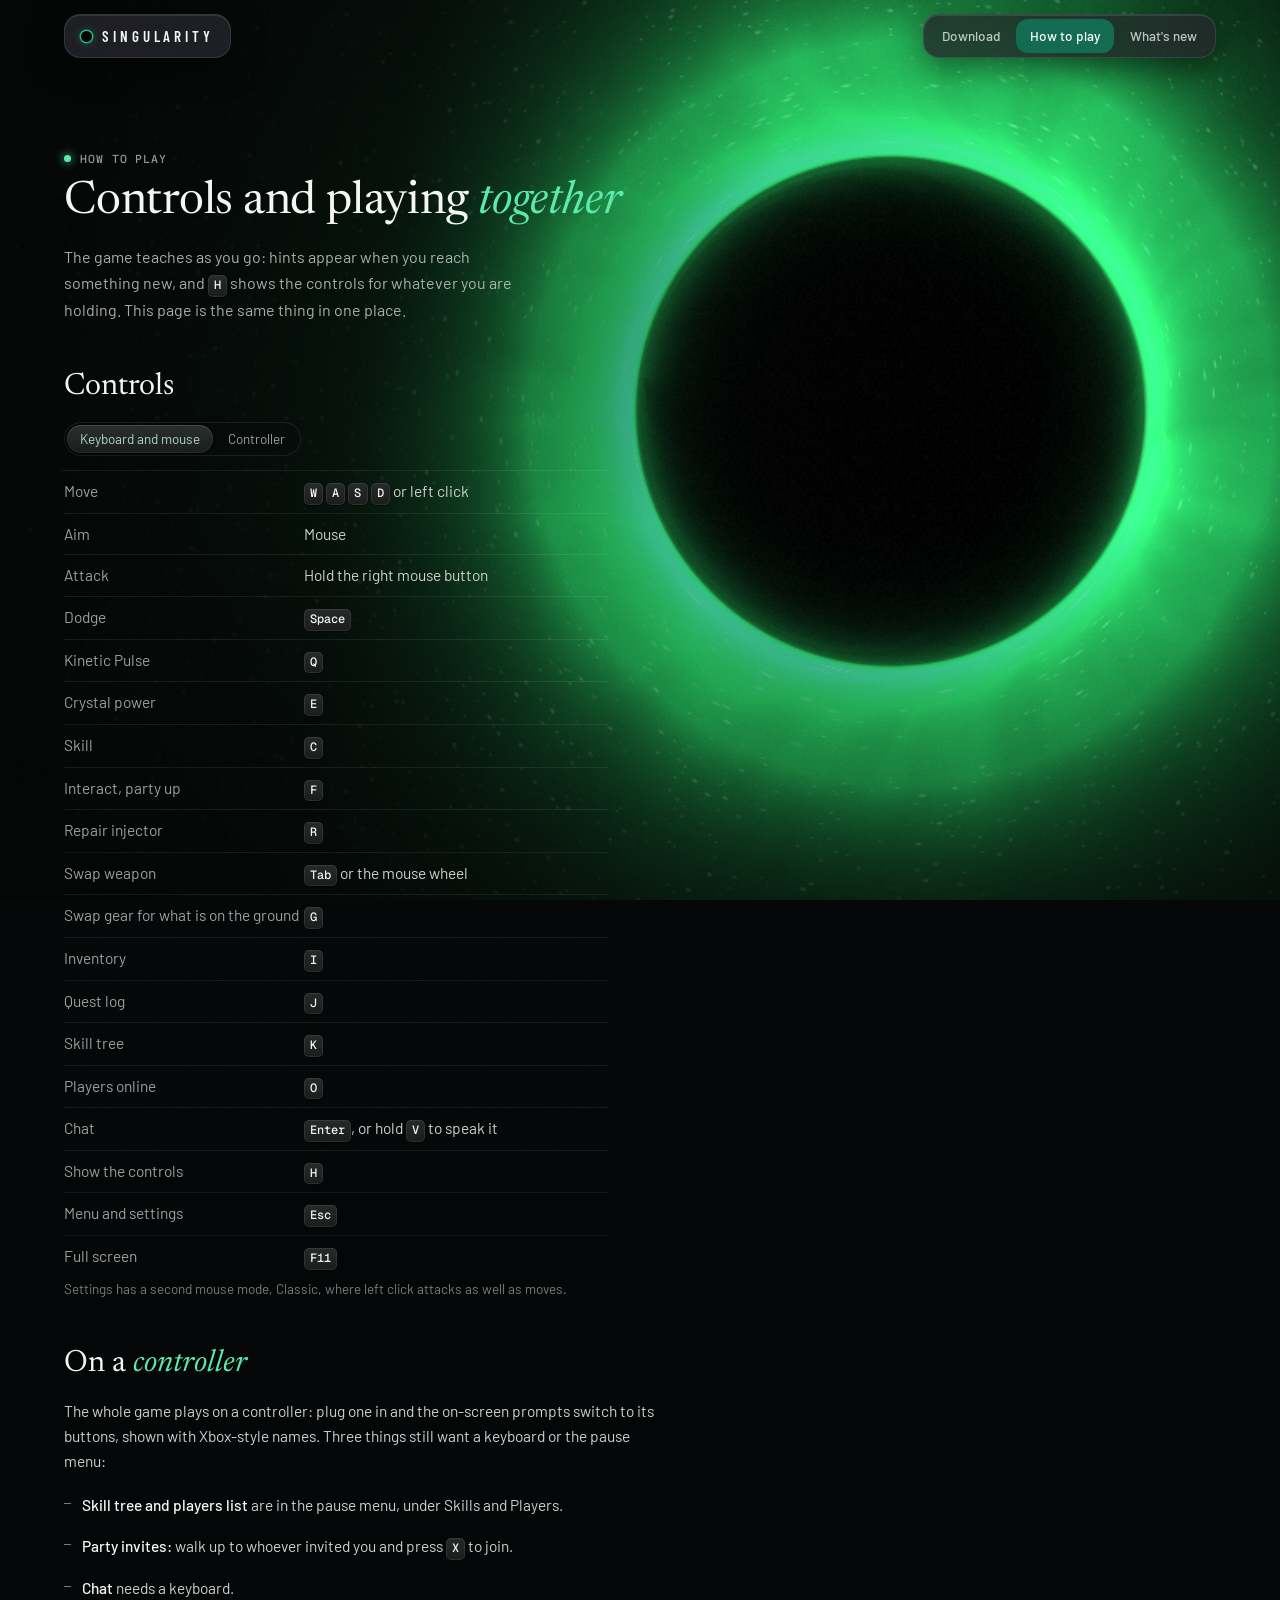
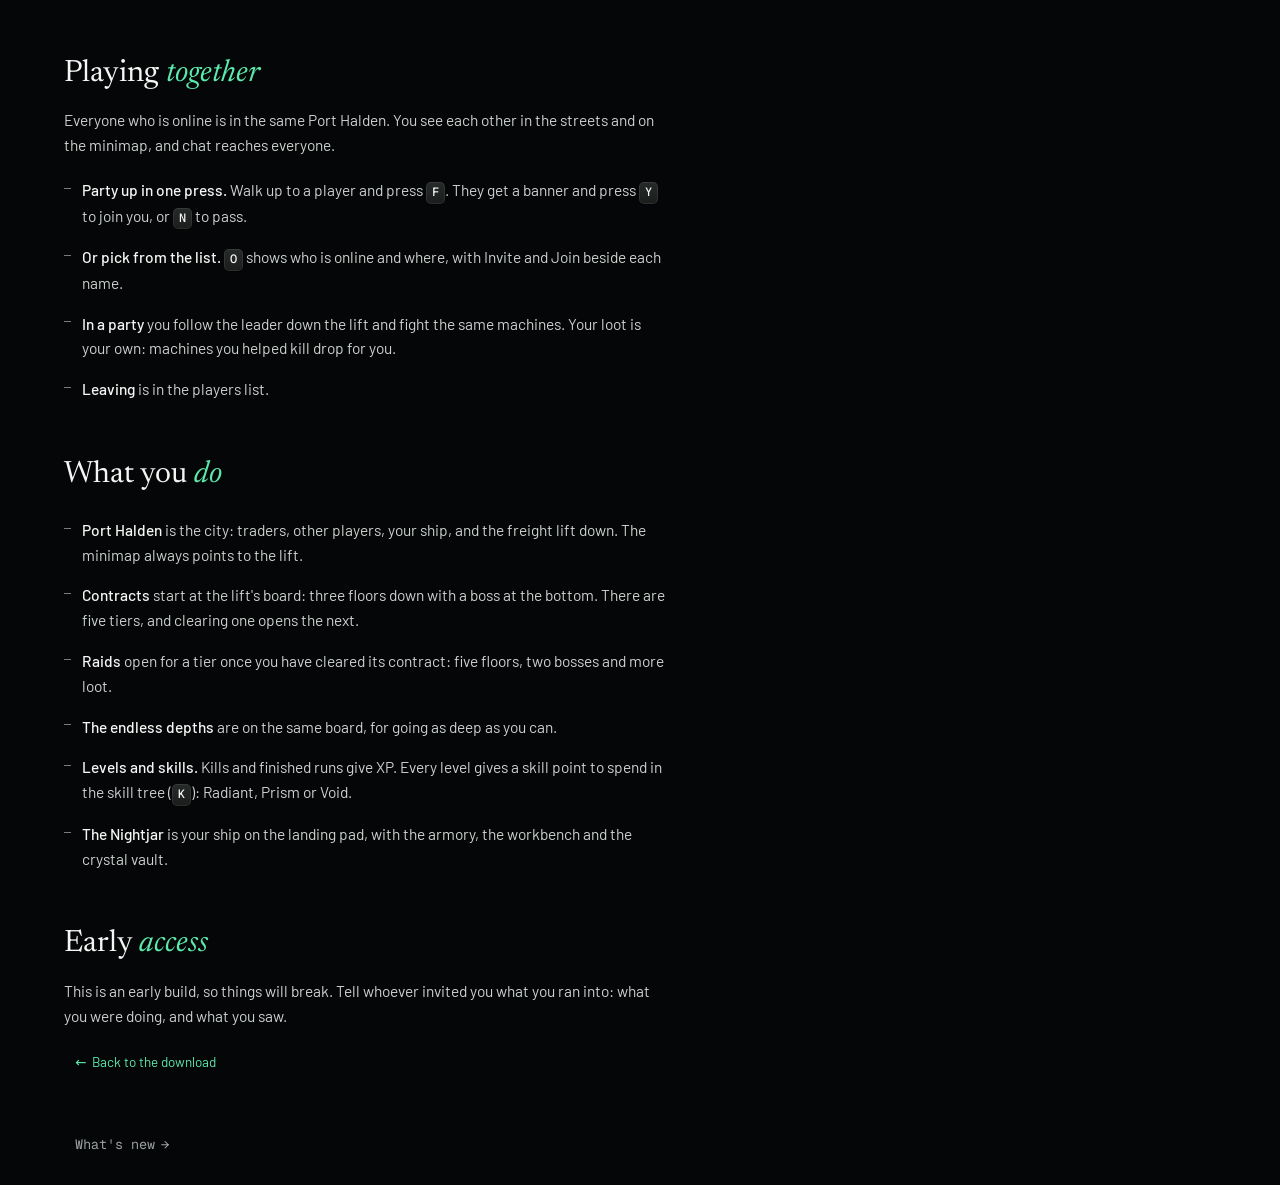
<file: play.html>
<!doctype html>
<html lang="en">
<head>
<meta charset="utf-8">
<meta name="viewport" content="width=device-width, initial-scale=1">
<title>Singularity: how to play</title>
<meta name="description" content="Controls, parties and controller support for Singularity.">
<meta name="robots" content="noindex">
<meta name="theme-color" content="#030406">
<link rel="preload" href="fonts/BarlowCondensed-SemiBold.ttf" as="font" type="font/ttf" crossorigin>
<link rel="preconnect" href="https://fonts.googleapis.com">
<link rel="preconnect" href="https://fonts.gstatic.com" crossorigin>
<link href="https://fonts.googleapis.com/css2?family=Newsreader:ital,opsz,wght@0,6..72,400;1,6..72,400&family=Geist+Mono:wght@400;500&display=swap" rel="stylesheet">
<link rel="stylesheet" href="site.css">
</head>
<body>
<canvas class="eclipse" data-state="quiet" aria-hidden="true"></canvas>
<div class="veil" aria-hidden="true"></div>
<div class="grain" aria-hidden="true"></div>
<header class="top">
  <a class="brand" href="./"><i></i><span>Singularity</span></a>
  <nav aria-label="Pages"><a class="quiet" href="./">Download</a><a class="quiet" href="play.html" aria-current="page">How to play</a><a class="quiet" href="changes.html">What's new</a></nav>
</header>
<main class="docs">
  <div class="copy">
    <p class="eyebrow rise"><i></i>How to play</p>
    <h1 class="rise">Controls and playing <em>together</em></h1>
    <p class="lead rise">The game teaches as you go: hints appear when you reach something new, and <kbd>H</kbd> shows the controls for whatever you are holding. This page is the same thing in one place.</p>

    <section class="doc rise" aria-labelledby="controls">
      <h2 id="controls">Controls</h2>
      <input class="pick" type="radio" name="device" id="pick-keys" checked>
      <input class="pick" type="radio" name="device" id="pick-pad">
      <div class="switch" role="presentation"><label for="pick-keys">Keyboard and mouse</label><label for="pick-pad">Controller</label></div>
      <dl class="keys for-keys">
        <dt>Move</dt><dd><kbd>W</kbd> <kbd>A</kbd> <kbd>S</kbd> <kbd>D</kbd> or left click</dd>
        <dt>Aim</dt><dd>Mouse</dd>
        <dt>Attack</dt><dd>Hold the right mouse button</dd>
        <dt>Dodge</dt><dd><kbd>Space</kbd></dd>
        <dt>Kinetic Pulse</dt><dd><kbd>Q</kbd></dd>
        <dt>Crystal power</dt><dd><kbd>E</kbd></dd>
        <dt>Skill</dt><dd><kbd>C</kbd></dd>
        <dt>Interact, party up</dt><dd><kbd>F</kbd></dd>
        <dt>Repair injector</dt><dd><kbd>R</kbd></dd>
        <dt>Swap weapon</dt><dd><kbd>Tab</kbd> or the mouse wheel</dd>
        <dt>Swap gear for what is on the ground</dt><dd><kbd>G</kbd></dd>
        <dt>Inventory</dt><dd><kbd>I</kbd></dd>
        <dt>Quest log</dt><dd><kbd>J</kbd></dd>
        <dt>Skill tree</dt><dd><kbd>K</kbd></dd>
        <dt>Players online</dt><dd><kbd>O</kbd></dd>
        <dt>Chat</dt><dd><kbd>Enter</kbd>, or hold <kbd>V</kbd> to speak it</dd>
        <dt>Show the controls</dt><dd><kbd>H</kbd></dd>
        <dt>Menu and settings</dt><dd><kbd>Esc</kbd></dd>
        <dt>Full screen</dt><dd><kbd>F11</kbd></dd>
      </dl>
      <dl class="keys for-pad">
        <dt>Move</dt><dd>Left stick</dd>
        <dt>Aim</dt><dd>Right stick</dd>
        <dt>Attack</dt><dd><kbd>RT</kbd></dd>
        <dt>Dodge</dt><dd><kbd>A</kbd></dd>
        <dt>Kinetic Pulse</dt><dd><kbd>RB</kbd></dd>
        <dt>Crystal power</dt><dd><kbd>LB</kbd></dd>
        <dt>Skill</dt><dd><kbd>LT</kbd></dd>
        <dt>Interact, party up</dt><dd><kbd>X</kbd></dd>
        <dt>Repair injector</dt><dd><kbd>Y</kbd></dd>
        <dt>Swap weapon</dt><dd>D-pad left or right</dd>
        <dt>Swap gear for what is on the ground</dt><dd><kbd>B</kbd></dd>
        <dt>Inventory</dt><dd>D-pad down</dd>
        <dt>Quest log</dt><dd>D-pad up</dd>
        <dt>Show the controls</dt><dd><kbd>View</kbd></dd>
        <dt>Menu and settings</dt><dd><kbd>Menu</kbd></dd>
        <dt>In menus</dt><dd><kbd>A</kbd> confirms, <kbd>B</kbd> goes back</dd>
      </dl>
      <p class="aside">Settings has a second mouse mode, Classic, where left click attacks as well as moves.</p>
    </section>

    <section class="doc rise" aria-labelledby="pad">
      <h2 id="pad">On a <em>controller</em></h2>
      <p>The whole game plays on a controller: plug one in and the on-screen prompts switch to its buttons, shown with Xbox-style names. Three things still want a keyboard or the pause menu:</p>
      <ul>
        <li><b>Skill tree and players list</b> are in the pause menu, under Skills and Players.</li>
        <li><b>Party invites:</b> walk up to whoever invited you and press <kbd>X</kbd> to join.</li>
        <li><b>Chat</b> needs a keyboard.</li>
      </ul>
    </section>

    <section class="doc rise" aria-labelledby="together">
      <h2 id="together">Playing <em>together</em></h2>
      <p>Everyone who is online is in the same Port Halden. You see each other in the streets and on the minimap, and chat reaches everyone.</p>
      <ul>
        <li><b>Party up in one press.</b> Walk up to a player and press <kbd>F</kbd>. They get a banner and press <kbd>Y</kbd> to join you, or <kbd>N</kbd> to pass.</li>
        <li><b>Or pick from the list.</b> <kbd>O</kbd> shows who is online and where, with Invite and Join beside each name.</li>
        <li><b>In a party</b> you follow the leader down the lift and fight the same machines. Your loot is your own: machines you helped kill drop for you.</li>
        <li><b>Leaving</b> is in the players list.</li>
      </ul>
    </section>

    <section class="doc rise" aria-labelledby="loop">
      <h2 id="loop">What you <em>do</em></h2>
      <ul>
        <li><b>Port Halden</b> is the city: traders, other players, your ship, and the freight lift down. The minimap always points to the lift.</li>
        <li><b>Contracts</b> start at the lift's board: three floors down with a boss at the bottom. There are five tiers, and clearing one opens the next.</li>
        <li><b>Raids</b> open for a tier once you have cleared its contract: five floors, two bosses and more loot.</li>
        <li><b>The endless depths</b> are on the same board, for going as deep as you can.</li>
        <li><b>Levels and skills.</b> Kills and finished runs give XP. Every level gives a skill point to spend in the skill tree (<kbd>K</kbd>): Radiant, Prism or Void.</li>
        <li><b>The Nightjar</b> is your ship on the landing pad, with the armory, the workbench and the crystal vault.</li>
      </ul>
    </section>

    <section class="doc rise" aria-labelledby="early">
      <h2 id="early">Early <em>access</em></h2>
      <p>This is an early build, so things will break. Tell whoever invited you what you ran into: what you were doing, and what you saw.</p>
      <p class="more" style="margin-top:18px"><a class="quiet" href="./"><span aria-hidden="true">&larr;</span> Back to the download</a></p>
    </section>
  </div>
</main>
<footer><a class="quiet" href="changes.html">What's new <span aria-hidden="true">&rarr;</span></a></footer>
<script src="eclipse.js"></script>
</body>
</html>
</file>
<file: site.css>
/* Singularity's public pages (download, how to play). The look follows the Flow design
   reference Hayds chose (13 Nov 2026): one large eclipse behind everything, a serif headline
   with one coloured italic word, small mono facts, no cards. The download buttons are
   Intangle's gunmetal primary with its green sheen. Body type is Barlow, the game's own. */

@font-face { font-family: "Barlow"; src: url("fonts/Barlow-Regular.ttf") format("truetype"); font-weight: 400; font-display: swap; }
@font-face { font-family: "Barlow"; src: url("fonts/Barlow-Medium.ttf") format("truetype"); font-weight: 500; font-display: swap; }
@font-face { font-family: "Barlow Condensed"; src: url("fonts/BarlowCondensed-SemiBold.ttf") format("truetype"); font-weight: 600; font-display: swap; }

:root {
  --base: #050608;
  --fg: #f4f6f3;
  --body: #cdd2ce;
  --muted: #9aa19c;
  --faint: #777e79;
  --hair: rgba(255, 255, 255, 0.08);
  --accent: oklch(0.84 0.15 162);
  --serif: "Newsreader", "Iowan Old Style", "New York", Georgia, ui-serif, serif;
  --mono: "Geist Mono", ui-monospace, "SF Mono", Menlo, monospace;
  --gm-bg: linear-gradient(180deg, #2b302f, #191d1c);
  --gm-edge: inset 0 1px 0 rgba(255, 255, 255, 0.08), inset 0 0 0 1px rgba(255, 255, 255, 0.06), 0 1px 3px rgba(0, 0, 0, 0.45);
  --gm-fg: oklch(0.84 0.045 162);
  --gm-sheen: rgba(110, 220, 165, 0.15);
  --gutter: clamp(22px, 5vw, 72px);
  --ease-out: cubic-bezier(0.22, 1, 0.36, 1);
}

* { box-sizing: border-box; }
html { background: var(--base); color-scheme: dark; }
body {
  margin: 0; min-height: 100dvh; display: flex; flex-direction: column;
  color: var(--body); font: 400 15.5px/1.6 "Barlow", ui-sans-serif, system-ui, sans-serif;
  -webkit-font-smoothing: antialiased; text-rendering: optimizeLegibility;
}
a { color: inherit; }
::selection { background: rgba(110, 220, 165, 0.28); color: var(--fg); }

/* The eclipse, then a veil that keeps the text side dark, then moving film grain. */
.eclipse { position: fixed; inset: 0; z-index: -3; width: 100%; height: 100%; opacity: 0; transition: opacity 1.2s var(--ease-out); pointer-events: none; }
.eclipse.on { opacity: 1; }
.veil {
  position: fixed; inset: 0; z-index: -2; pointer-events: none;
  background:
    linear-gradient(100deg, rgba(4, 6, 6, 0.94) 0%, rgba(4, 6, 6, 0.8) 30%, rgba(4, 6, 6, 0.18) 56%, transparent 78%),
    linear-gradient(0deg, rgba(4, 6, 6, 0.6), transparent 42%);
}
.grain {
  position: fixed; inset: -30%; z-index: -1; pointer-events: none; mix-blend-mode: overlay; opacity: 0.35;
  background-image: url("data:image/svg+xml,%3Csvg xmlns='http://www.w3.org/2000/svg' width='200' height='200'%3E%3Cfilter id='n'%3E%3CfeTurbulence type='fractalNoise' baseFrequency='0.7' numOctaves='2' stitchTiles='stitch'/%3E%3C/filter%3E%3Crect width='200' height='200' filter='url(%23n)' opacity='0.55'/%3E%3C/svg%3E");
  background-size: 200px 200px; animation: grain 0.7s steps(6) infinite;
}
@keyframes grain { 0% { transform: translate(0, 0); } 20% { transform: translate(-3%, 2%); } 40% { transform: translate(2%, -3%); } 60% { transform: translate(-2%, 3%); } 80% { transform: translate(3%, -2%); } 100% { transform: translate(0, 0); } }

/* Header */
/* Floating glass pills, as on renvoi.co/intangle (Hayds, 2026-11-14: "more visible, more
   noticable floating bubble buttons like we use in renvoi.co/intangle website header"): the name
   on the left, the pages on the right, the current page filled emerald. */
.top { position: sticky; top: 0; z-index: 30; display: flex; align-items: center; justify-content: space-between; gap: 12px;
  padding: 14px var(--gutter); pointer-events: none; }
.top > * { pointer-events: auto; }
.brand, .top nav {
  height: 44px; background: rgba(38, 38, 44, 0.8); border: 1px solid rgba(255, 255, 255, 0.1); border-radius: 16px;
  box-shadow: inset 0 1px 0 rgba(255, 255, 255, 0.1), 0 8px 32px rgba(0, 0, 0, 0.5);
  -webkit-backdrop-filter: blur(24px) saturate(1.5); backdrop-filter: blur(24px) saturate(1.5);
}
.brand { display: inline-flex; align-items: center; gap: 10px; text-decoration: none; color: var(--fg);
  font: 600 15px/1 "Barlow Condensed", "Barlow", sans-serif; letter-spacing: 0.26em; text-transform: uppercase; }
.brand i { width: 11px; height: 11px; border-radius: 50%; background: #020303; box-shadow: 0 0 0 1.5px #1fb880, 0 0 10px rgba(31, 184, 128, 0.5); }
.brand { padding: 0 16px; }
.top nav { display: flex; align-items: center; gap: 2px; padding: 4px; }
.top nav .quiet { height: 34px; padding: 0 14px; border-radius: 12px; font-size: 13.5px; font-weight: 500; color: rgba(250, 250, 250, 0.74); white-space: nowrap; }
.top nav .quiet[aria-current="page"] { background: rgb(19, 108, 81); color: #fff; }
@media (max-width: 560px) {
  .brand { padding: 0 15px; }
  .brand span { display: none; }
  .top nav .quiet { padding: 0 9px; font-size: 12.5px; }
}
.quiet {
  display: inline-flex; align-items: center; gap: 6px; height: 30px; padding: 0 11px; border-radius: 999px;
  color: var(--muted); font-size: 13.5px; text-decoration: none; transition: background 160ms, color 160ms;
}
.quiet:hover, .quiet:focus-visible { background: rgba(255, 255, 255, 0.08); color: var(--fg); outline: none; }
.quiet[aria-current="page"] { color: var(--fg); }

/* Hero: the copy sits low on the left, the eclipse fills the rest. */
.hero { flex: none; min-height: calc(100dvh - 66px); display: flex; align-items: flex-end; padding: 24px var(--gutter) clamp(28px, 7vh, 72px); }
.copy { width: 100%; max-width: 34rem; }
.eyebrow { margin: 0 0 14px; color: rgba(232, 238, 232, 0.62); font: 500 11.5px/1 var(--mono); letter-spacing: 0.08em; text-transform: uppercase; display: flex; align-items: center; gap: 9px; }
.eyebrow i { width: 7px; height: 7px; border-radius: 50%; background: var(--accent); box-shadow: 0 0 10px var(--accent); }
h1 {
  margin: 0; color: var(--fg); font: 400 clamp(2.3rem, 4.4vw, 4rem)/1.04 var(--serif); letter-spacing: -0.005em; text-wrap: balance;
}
h1 em, h2 em { font-style: italic; color: var(--accent); }
.lead { margin: 18px 0 0; max-width: 29rem; color: rgba(214, 220, 214, 0.78); font-size: 16px; }

.gm {
  display: inline-flex; align-items: center; gap: 8px; height: 36px; padding: 0 16px 0 13px; border: 0; border-radius: 999px;
  background: linear-gradient(110deg, transparent 35%, var(--gm-sheen) 50%, transparent 65%) 120% 0 / 250% 100% no-repeat, var(--gm-bg);
  box-shadow: var(--gm-edge); color: var(--gm-fg); font: 500 14px/1 "Barlow", sans-serif; letter-spacing: 0.01em;
  text-decoration: none; white-space: nowrap; transition: background-position 0.7s var(--ease-out), filter 200ms;
}
.gm:hover, .gm:focus-visible { background-position: -20% 0, 0 0; filter: brightness(1.06); }
.gm:focus-visible { outline: 2px solid rgba(110, 220, 165, 0.45); outline-offset: 2px; }
.gm svg { width: 14px; height: 14px; flex: none; opacity: 0.85; }
.actions { display: flex; flex-wrap: wrap; gap: 10px; margin-top: 24px; }
.actions .yours { order: -1; }

/* Small mono facts under the buttons. */
.facts { display: flex; flex-wrap: wrap; gap: 6px 0; margin: 20px 0 0; padding: 0; list-style: none; color: rgba(222, 228, 222, 0.5); font: 400 12px/1.5 var(--mono); }
.facts li { padding-right: 14px; margin-right: 14px; border-right: 1px solid var(--hair); }
.facts li:last-child { border: 0; margin: 0; padding: 0; }
.facts b { color: rgba(238, 242, 238, 0.86); font-weight: 500; margin-left: 6px; }

/* Below the hero */
.below { padding: clamp(40px, 9vh, 96px) var(--gutter) 40px; }
.below .inner { max-width: 30rem; }
h2 { margin: 0 0 18px; color: var(--fg); font: 400 clamp(1.5rem, 2.4vw, 2rem)/1.1 var(--serif); }
.steps { margin: 0; padding: 0; list-style: none; counter-reset: step; }
.steps li { counter-increment: step; display: grid; grid-template-columns: 2.4rem 1fr; padding: 11px 0; border-top: 1px solid var(--hair); color: var(--muted); font-size: 15px; line-height: 1.5; }
.steps li::before { content: "0" counter(step); color: var(--faint); font: 400 12px/1.9 var(--mono); }
.steps b { color: var(--fg); font-weight: 500; }
.more { margin: 22px 0 0 -11px; }
.more .quiet { color: var(--accent); }
.more .quiet:hover { color: var(--fg); }
footer { padding: 0 var(--gutter) 26px; color: var(--faint); font: 400 12px/1.5 var(--mono); }

/* How to play */
main.docs { flex: 1; padding: clamp(28px, 9vh, 96px) var(--gutter) 40px; }
main.docs .copy { max-width: 44rem; }
main.docs h1 { font-size: clamp(2rem, 3.6vw, 3.1rem); }
.doc { margin-top: 48px; }
.doc p { margin: 0 0 12px; max-width: 38rem; }
.doc p b, .doc li b { color: var(--fg); font-weight: 500; }
.doc ul { margin: 0; padding: 0; list-style: none; max-width: 38rem; }
.doc ul li { padding: 8px 0 8px 18px; position: relative; }
.doc ul li::before { content: ""; position: absolute; left: 0; top: 1.15em; width: 7px; height: 1px; background: var(--faint); }

kbd {
  display: inline-block; min-width: 1.6em; padding: 1px 6px 2px; border-radius: 5px; text-align: center;
  background: linear-gradient(180deg, #262a29, #1a1d1c); box-shadow: inset 0 0 0 1px rgba(255, 255, 255, 0.08), 0 1px 0 rgba(0, 0, 0, 0.5);
  color: var(--fg); font: 500 12px/1.55 var(--mono); white-space: nowrap;
}
.switch { display: inline-flex; gap: 2px; padding: 3px; margin-bottom: 14px; border-radius: 999px; background: rgba(8, 10, 10, 0.5); box-shadow: inset 0 0 0 1px var(--hair); }
.switch label { height: 28px; padding: 0 13px; display: inline-flex; align-items: center; border-radius: 999px; color: var(--muted); font-size: 13.5px; cursor: pointer; transition: color 160ms; }
.switch label:hover { color: var(--fg); }
.pick { position: absolute; opacity: 0; pointer-events: none; }
#pick-keys:checked ~ .switch label[for="pick-keys"],
#pick-pad:checked ~ .switch label[for="pick-pad"] { background: var(--gm-bg); box-shadow: var(--gm-edge); color: var(--gm-fg); }
#pick-keys:focus-visible ~ .switch label[for="pick-keys"],
#pick-pad:focus-visible ~ .switch label[for="pick-pad"] { outline: 2px solid rgba(110, 220, 165, 0.45); outline-offset: 2px; }
.keys { display: none; margin: 0; max-width: 34rem; grid-template-columns: minmax(9.5rem, 15rem) 1fr; }
#pick-keys:checked ~ .keys.for-keys, #pick-pad:checked ~ .keys.for-pad { display: grid; }
.keys dt, .keys dd { margin: 0; padding: 8px 0; border-top: 1px solid var(--hair); }
.keys dt { color: var(--muted); }
.keys dd { color: var(--body); }
.aside { margin-top: 12px; color: var(--faint); font-size: 13.5px; max-width: 34rem; }

.rise { animation: rise 0.8s var(--ease-out) both; }
.rise:nth-child(2) { animation-delay: 70ms; }
.rise:nth-child(3) { animation-delay: 140ms; }
.rise:nth-child(4) { animation-delay: 210ms; }
.rise:nth-child(5) { animation-delay: 280ms; }
.rise:nth-child(6) { animation-delay: 350ms; }
.rise:nth-child(7) { animation-delay: 420ms; }
@keyframes rise { from { opacity: 0; transform: translateY(10px); } }

@media (max-width: 760px) {
  .veil { background: linear-gradient(0deg, rgba(4, 6, 6, 0.94) 0%, rgba(4, 6, 6, 0.72) 46%, rgba(4, 6, 6, 0.05) 74%, transparent 100%); }
  .facts li { border: 0; padding-right: 0; margin-right: 16px; }
  .keys { grid-template-columns: 1fr; }
  .keys dd { border-top: 0; padding-top: 0; }
  main.docs .copy { background: linear-gradient(180deg, transparent, rgba(4, 6, 6, 0.4) 6rem); }
}
@media (prefers-reduced-motion: reduce) {
  *, *::before, *::after { animation-duration: 0.01ms !important; animation-iteration-count: 1 !important; transition-duration: 0.01ms !important; }
}
</file>
